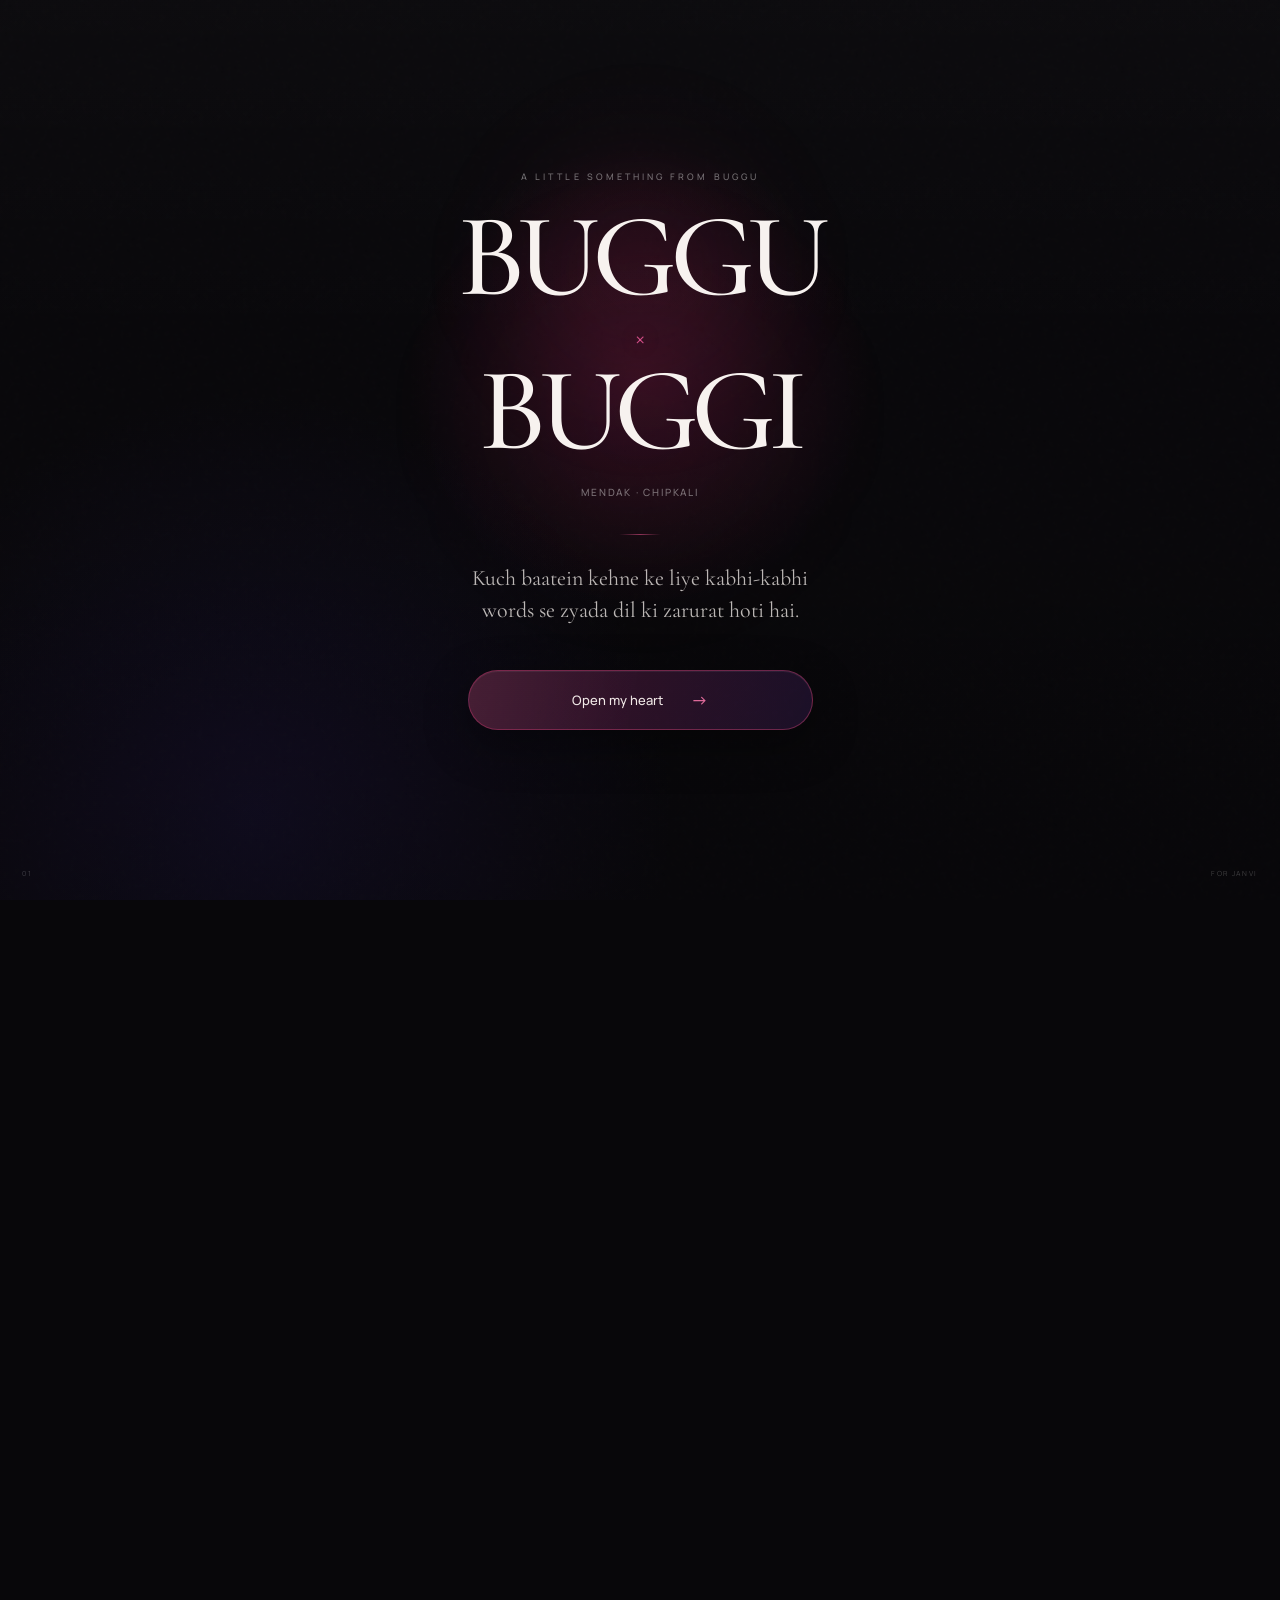
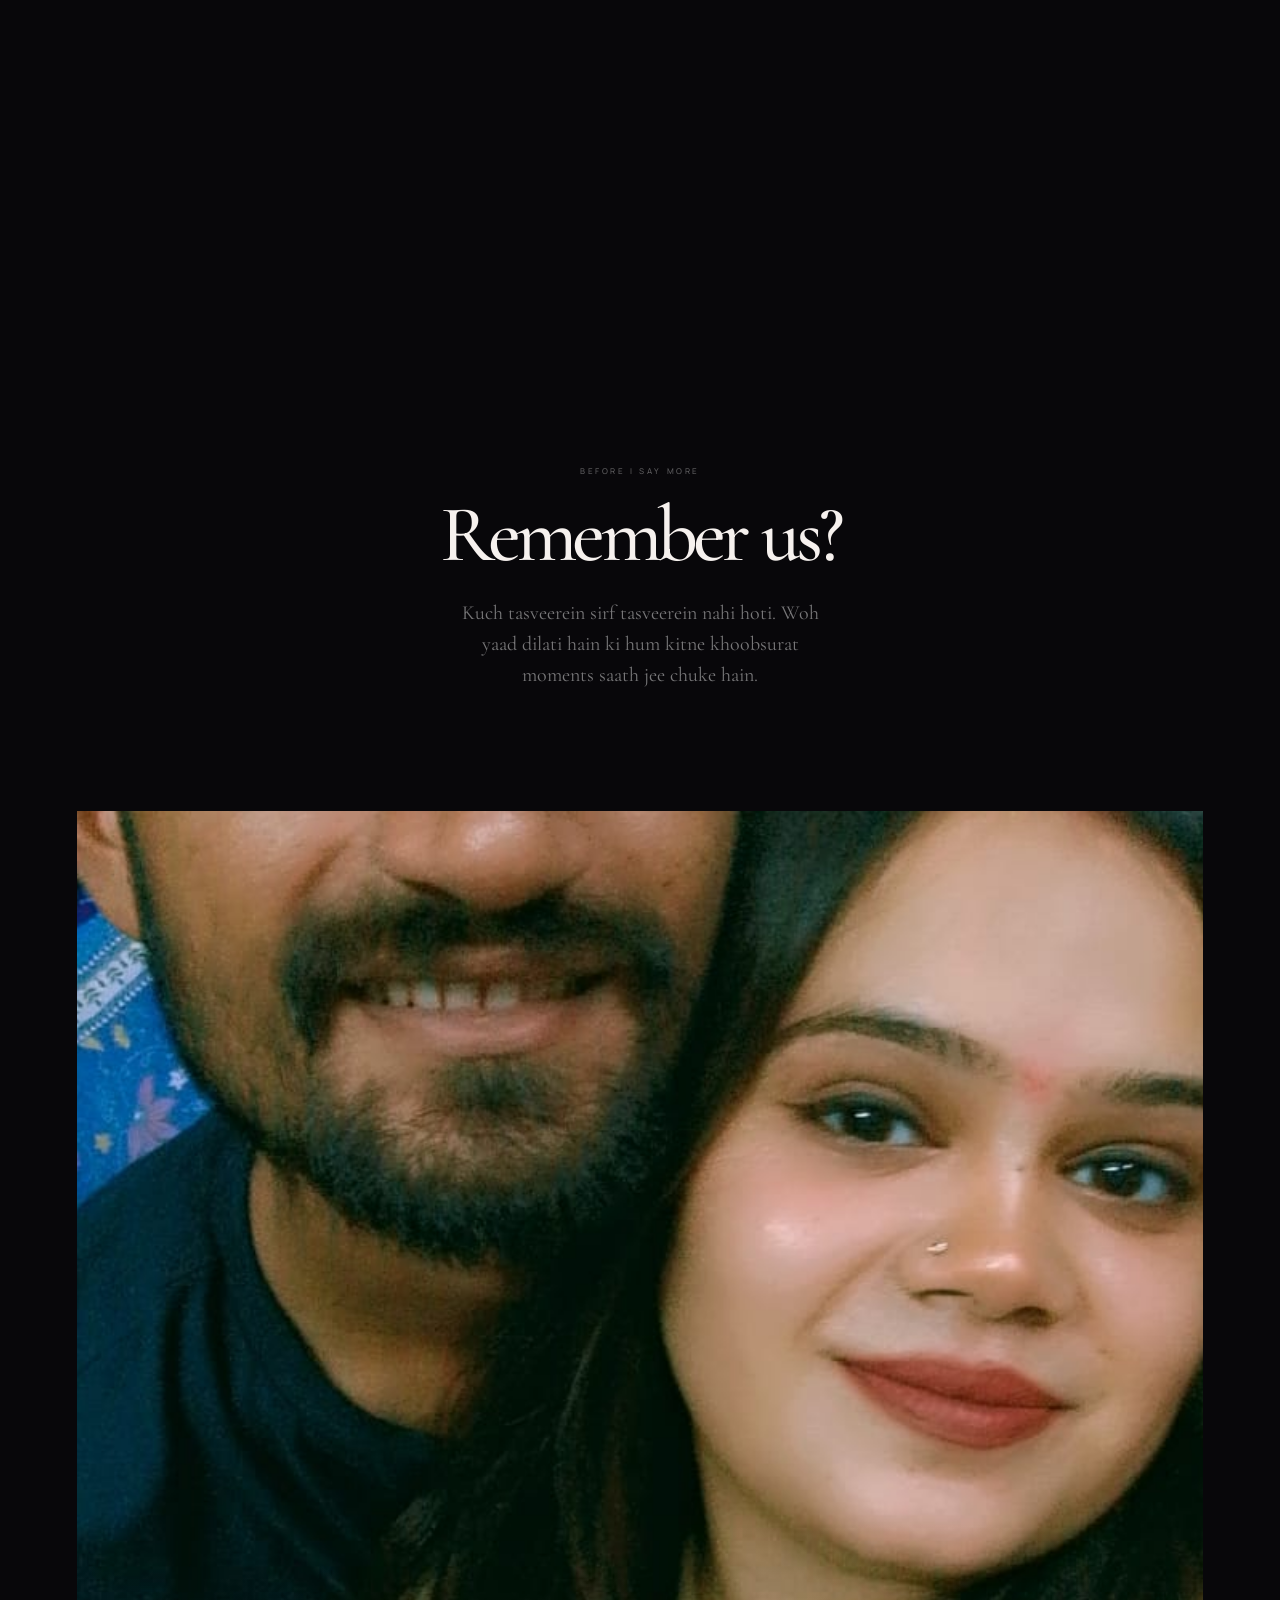
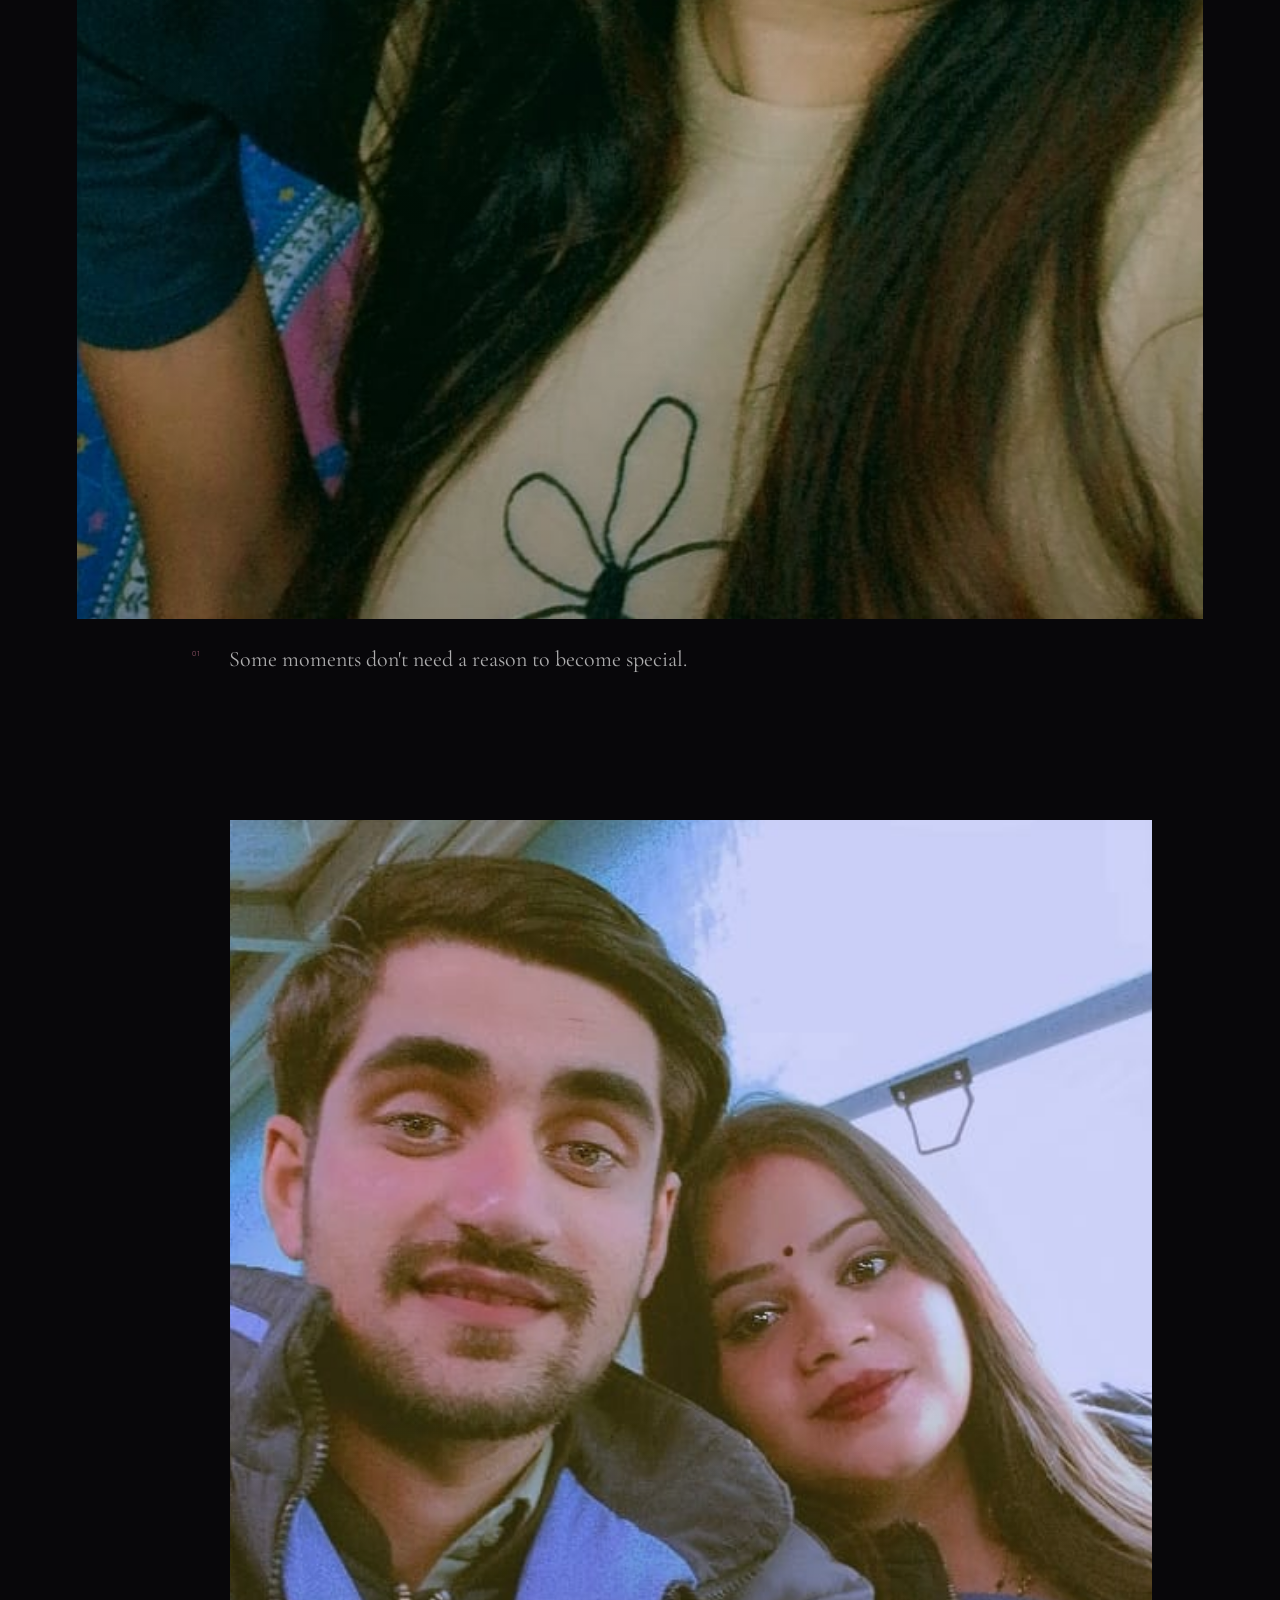
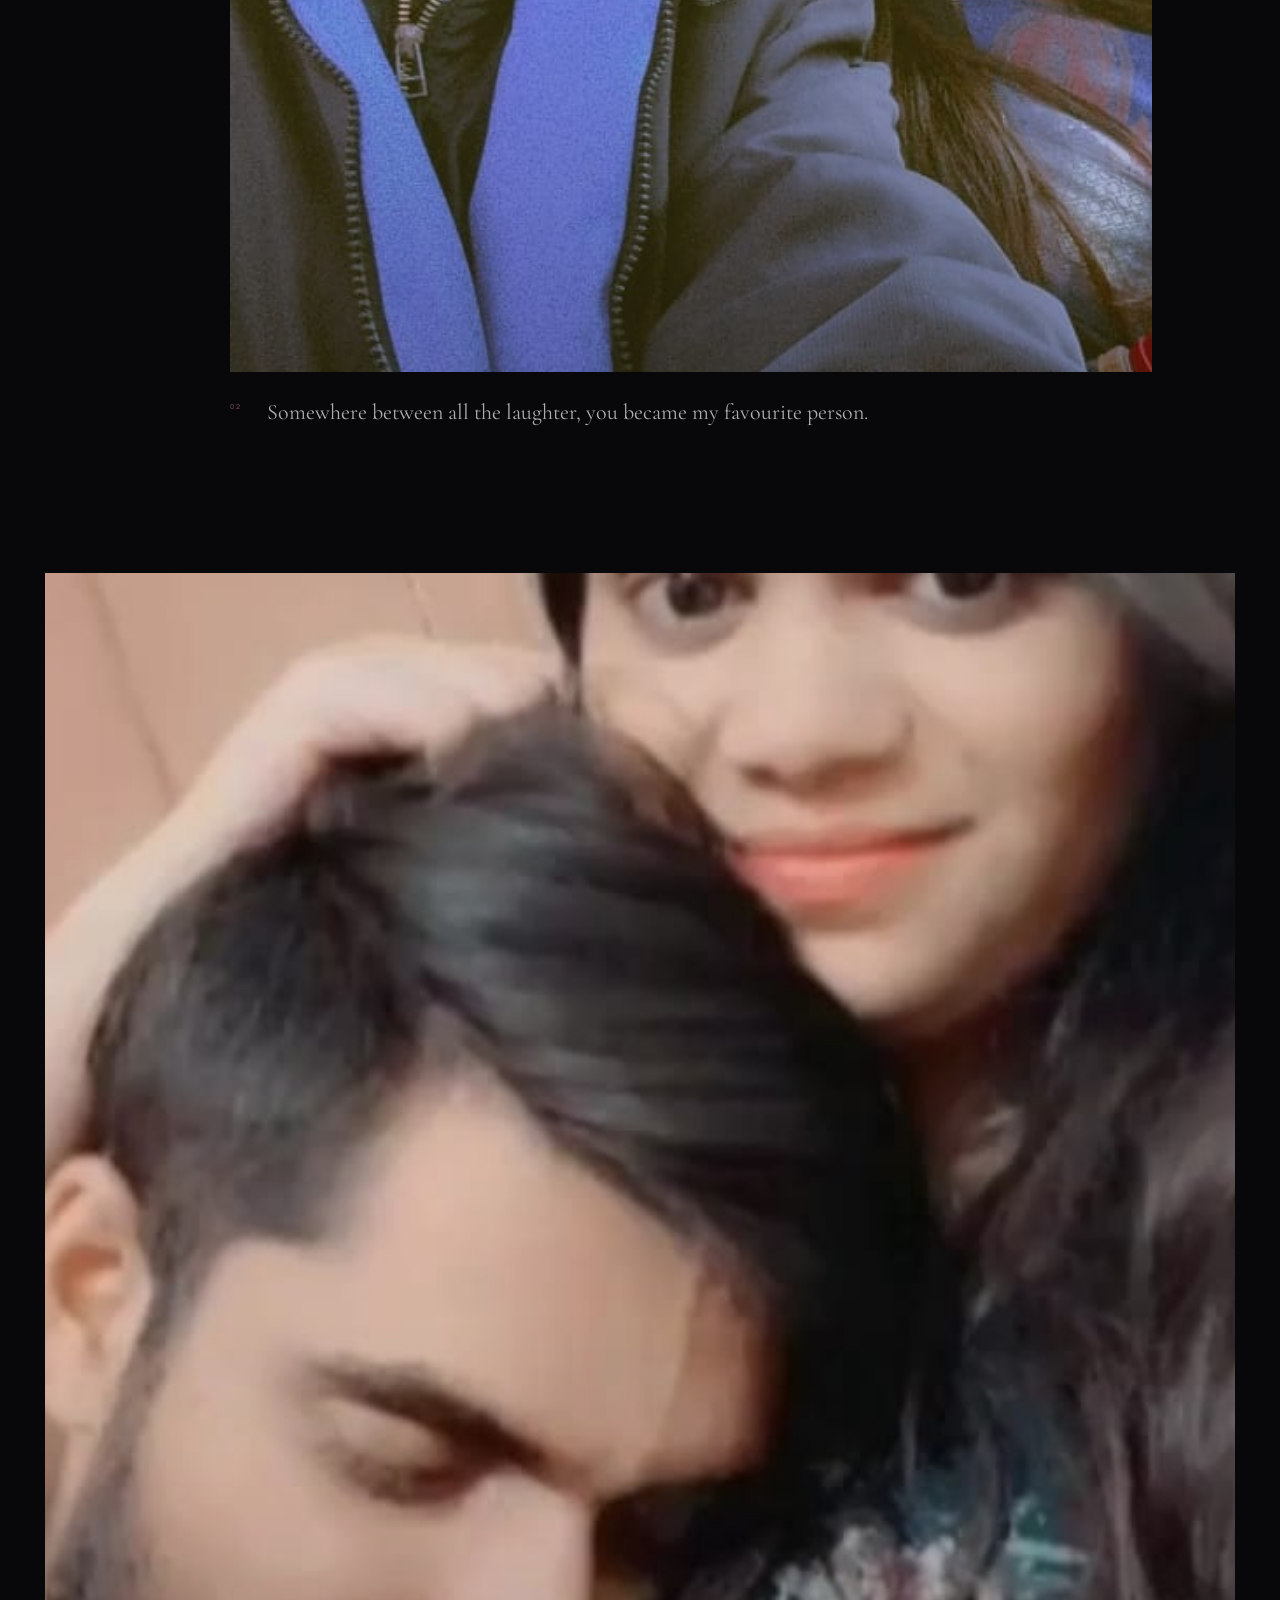
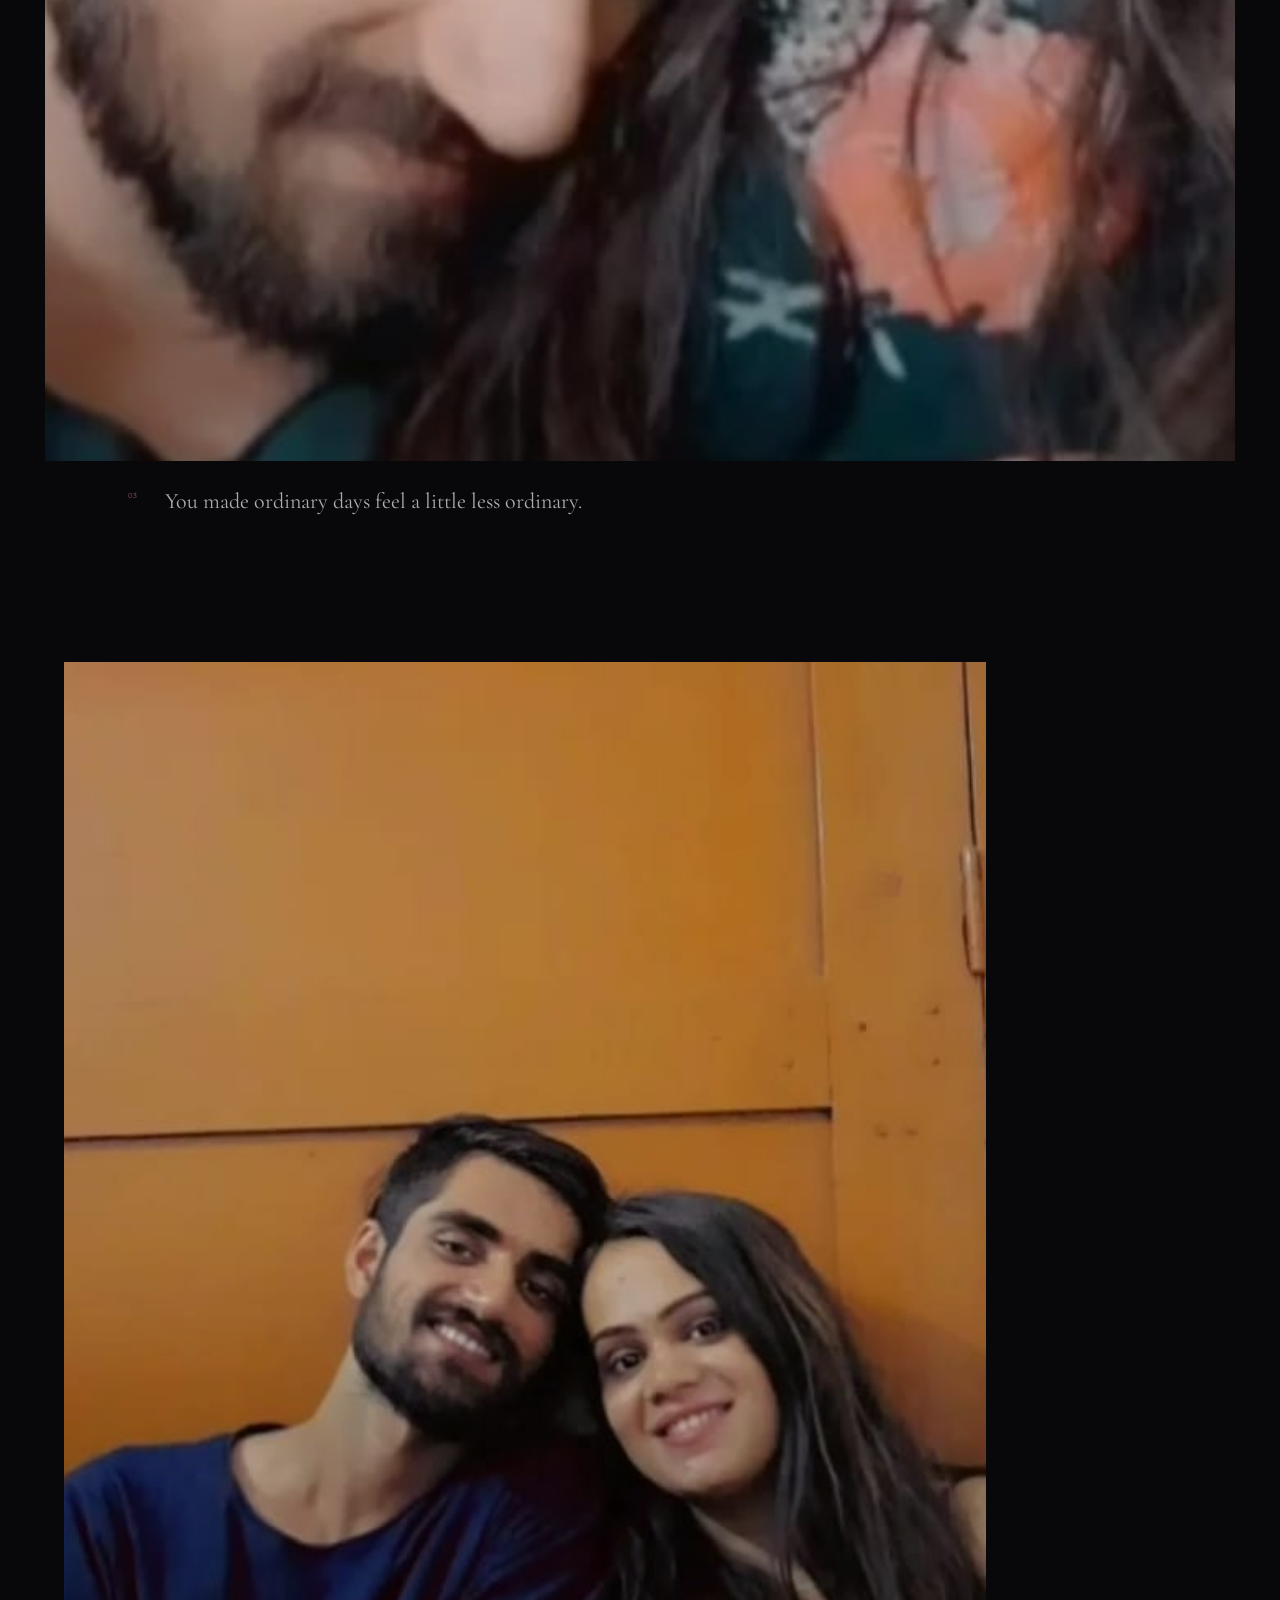
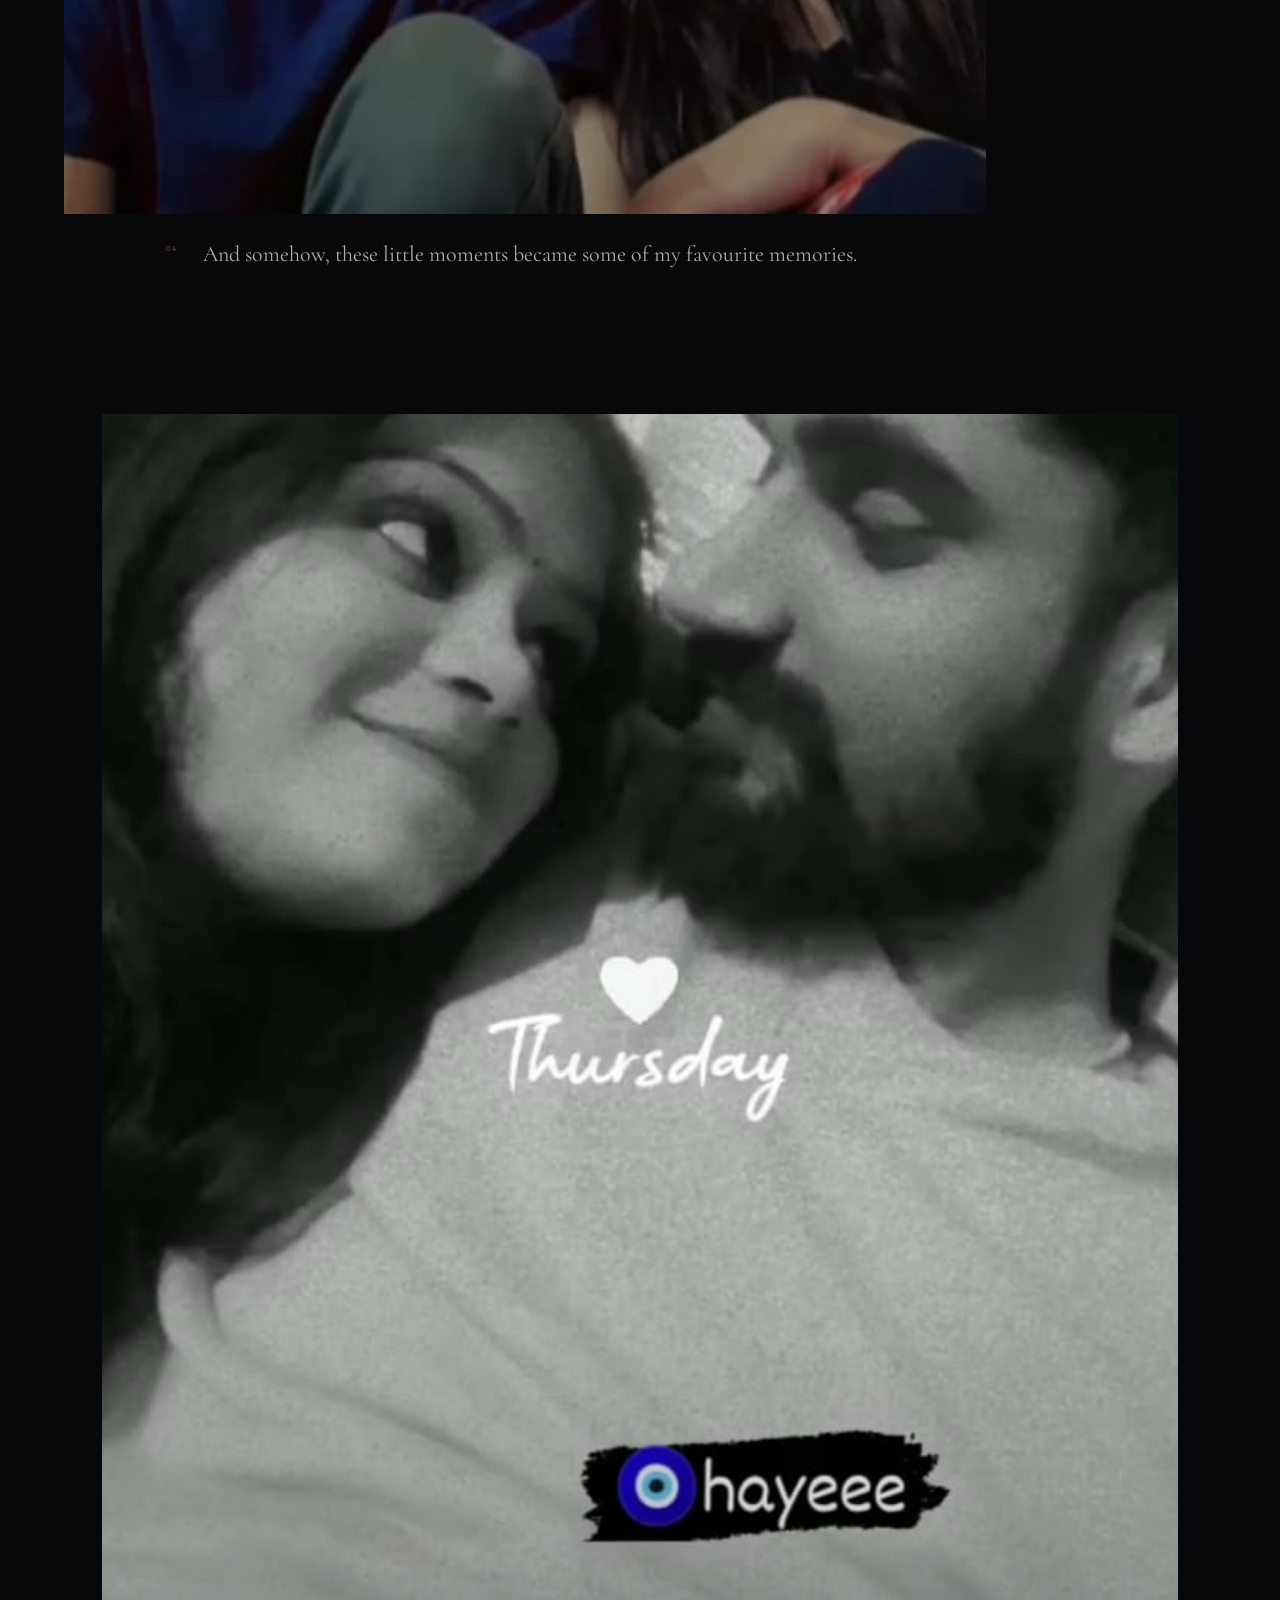
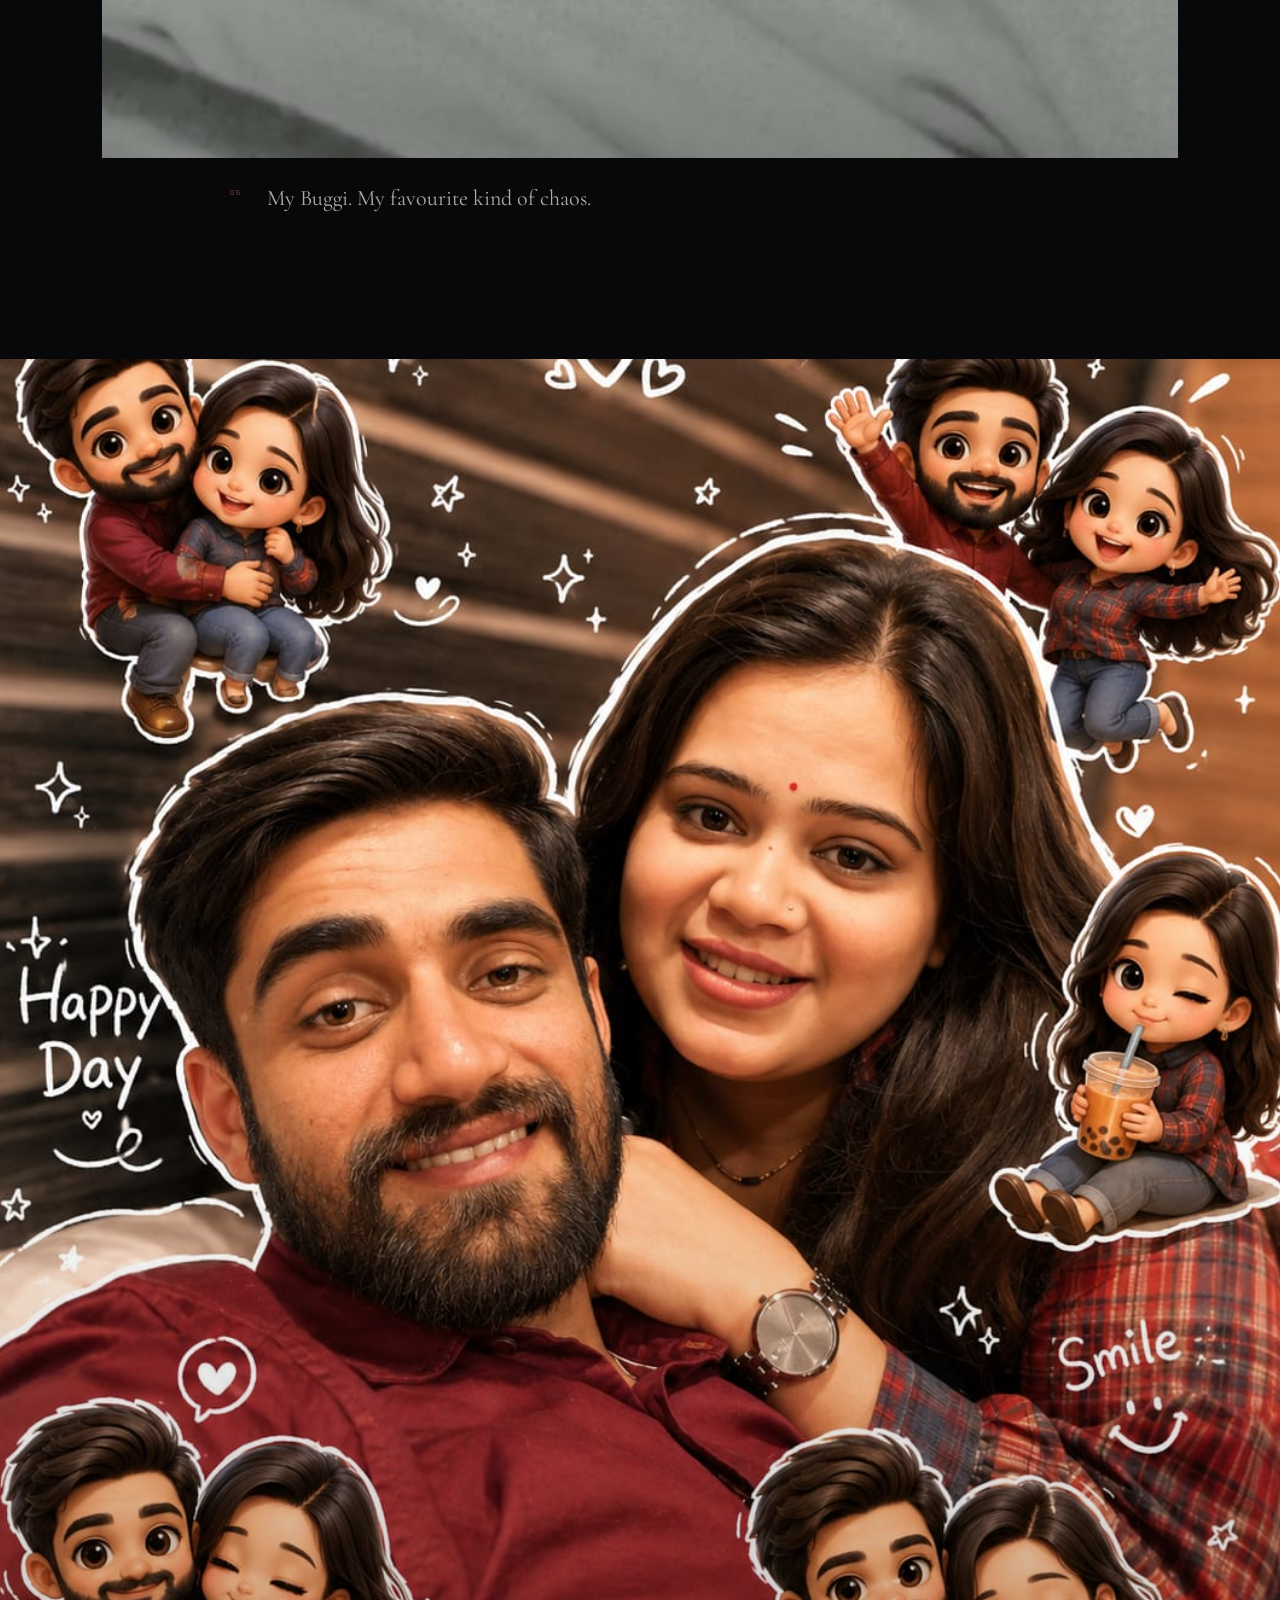
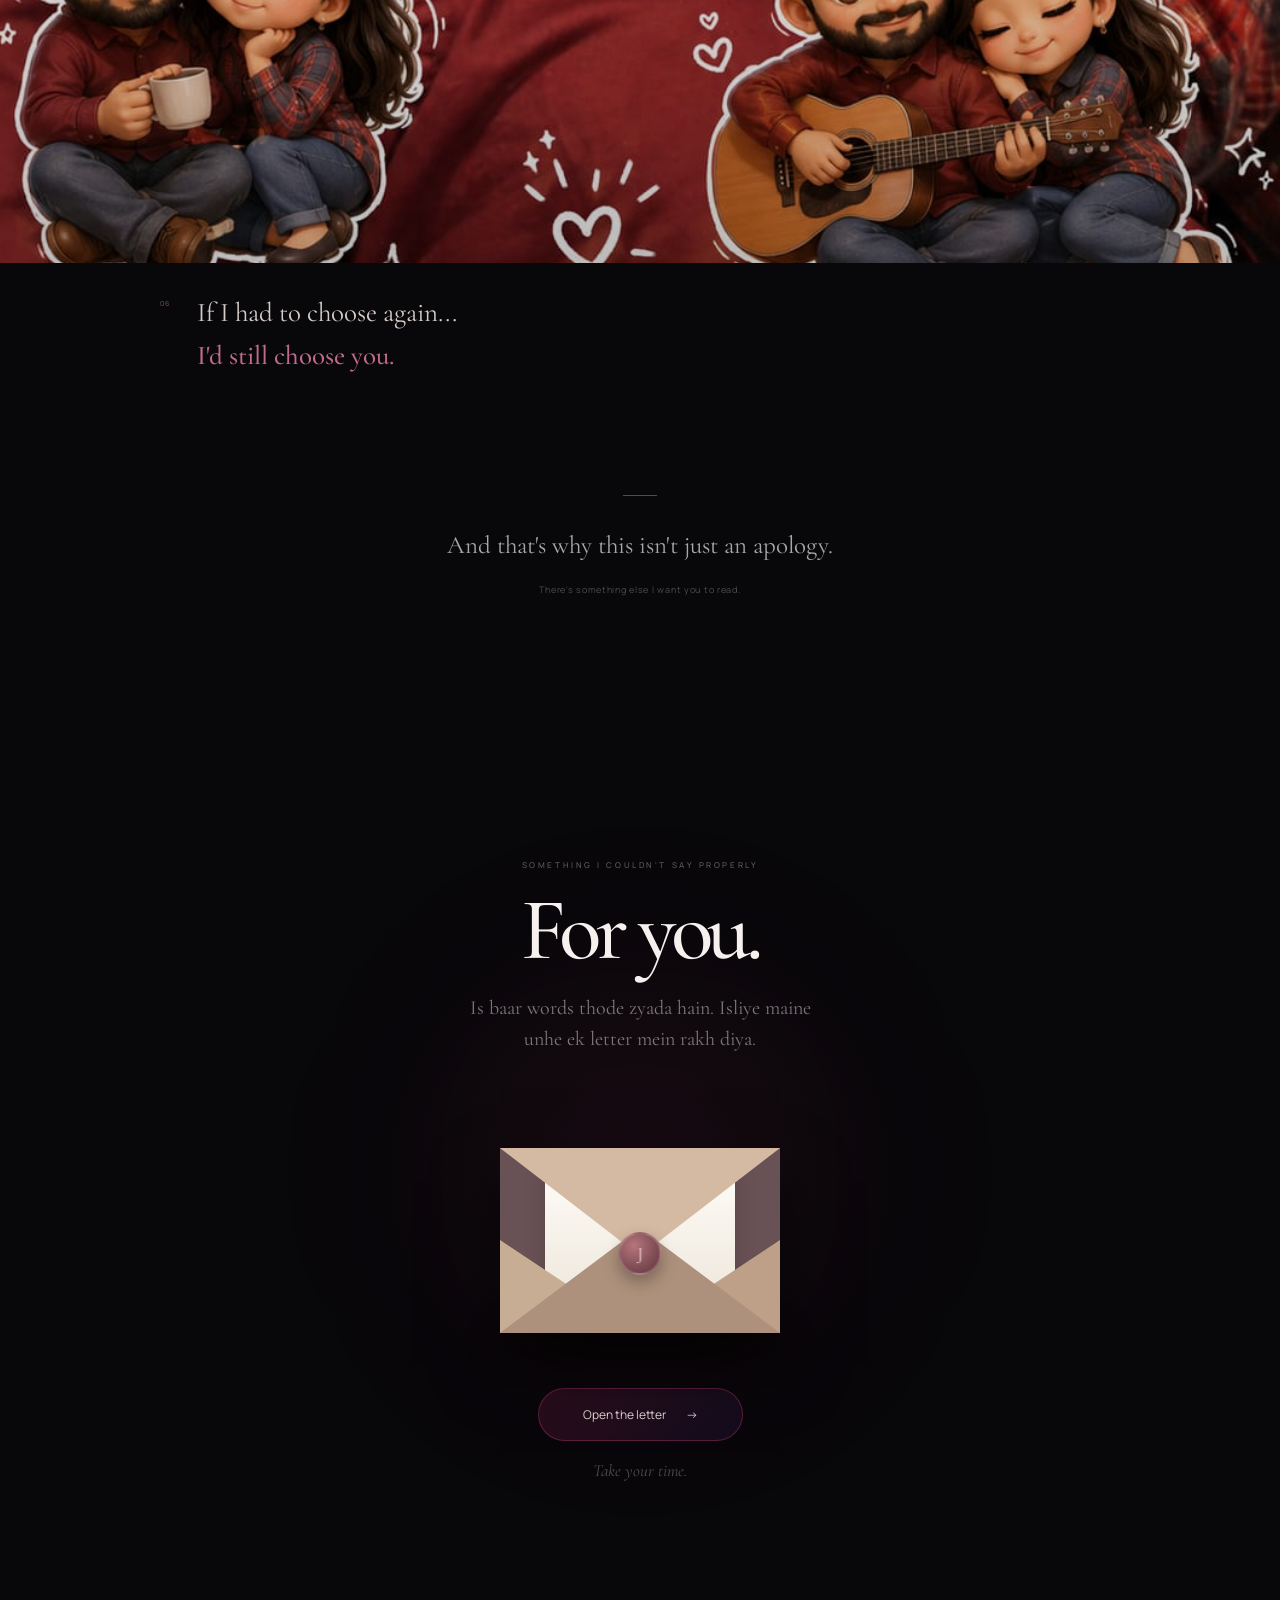
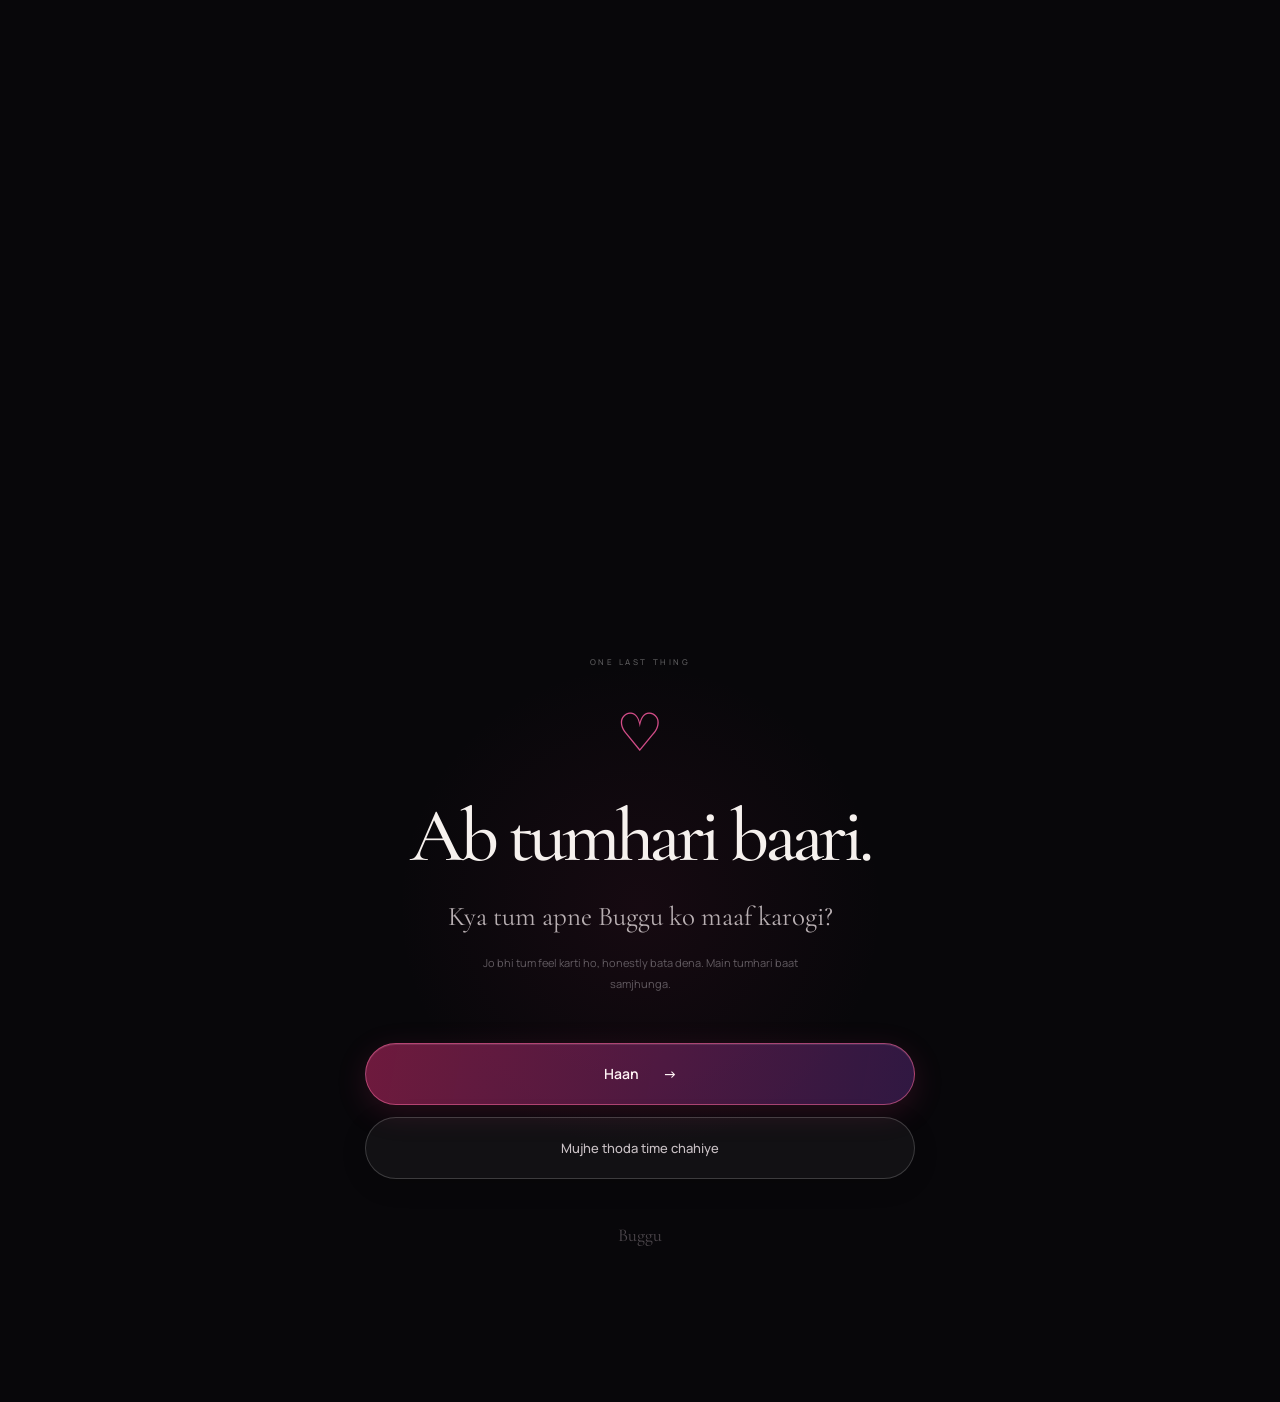
<file: index.html>
<!doctype html>
<html lang="en">
  <head>
    <meta charset="UTF-8" />

    <meta
      name="viewport"
      content="width=device-width, initial-scale=1.0, maximum-scale=1.0, user-scalable=no"
    />

    <meta
      name="theme-color"
      content="#08070a"
    />

    <title>BUGGU × BUGGI</title>

    <link rel="stylesheet" href="./style.css" />
  </head>

  <body>
    <main id="app"></main>

    <script src="./script.js"></script>
  </body>
</html>
</file>
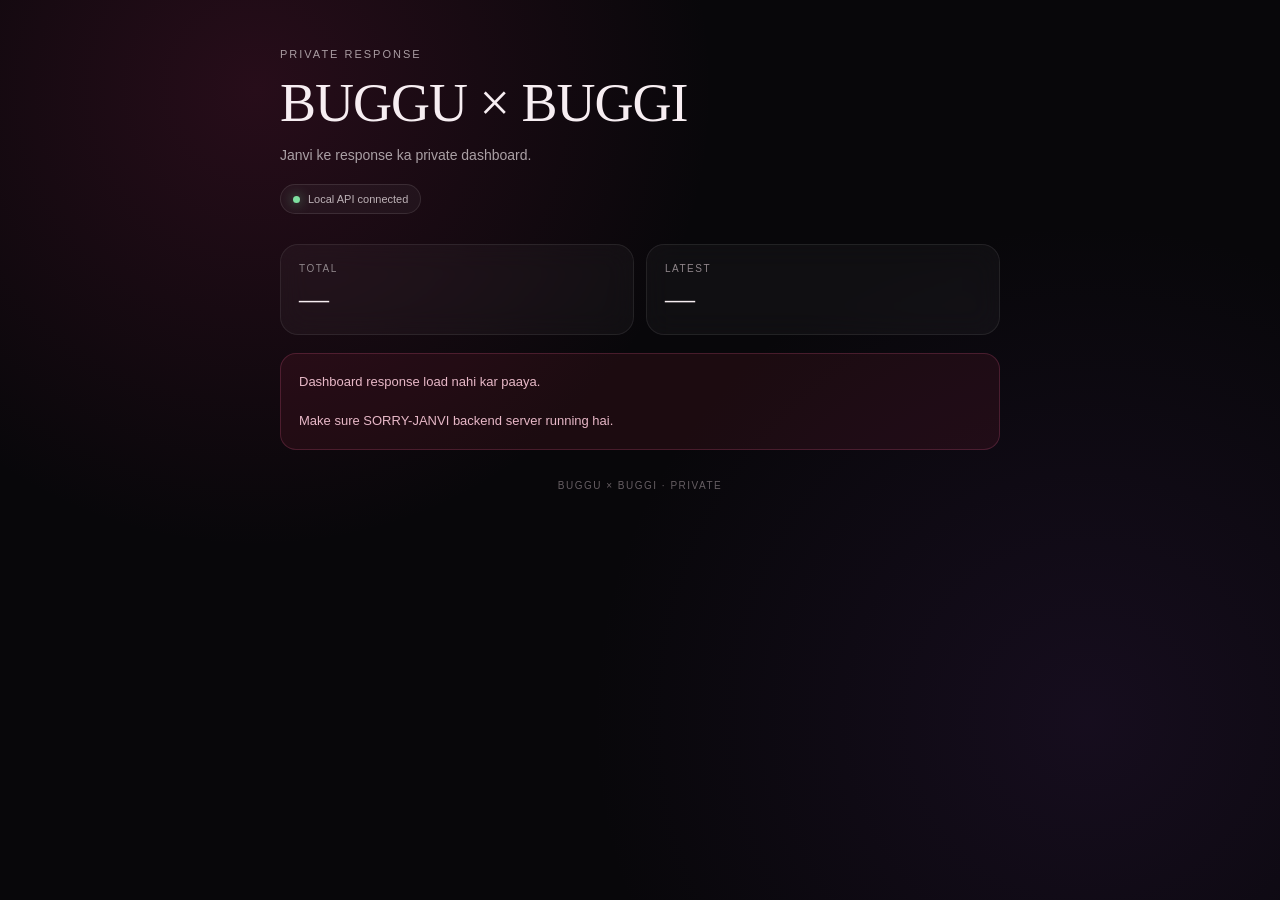
<file: backend/dashboard.html>
<!DOCTYPE html>
<html lang="en">

<head>

  <meta charset="UTF-8">

  <meta
    name="viewport"
    content="width=device-width, initial-scale=1.0"
  >

  <meta
    name="theme-color"
    content="#08070a"
  >

  <title>BUGGU × BUGGI — Responses</title>

  <style>

    * {
      box-sizing: border-box;
      margin: 0;
      padding: 0;
    }


    body {
      min-height: 100vh;
      background:
        radial-gradient(
          circle at 20% 10%,
          rgba(150, 34, 82, .22),
          transparent 35%
        ),
        radial-gradient(
          circle at 85% 80%,
          rgba(72, 35, 101, .22),
          transparent 38%
        ),
        #08070a;

      color: #f7eef2;

      font-family:
        Arial,
        sans-serif;

      padding: 24px;
    }


    .dashboard {
      width: 100%;
      max-width: 720px;
      margin: 0 auto;
    }


    .header {
      padding: 24px 0 30px;
    }


    .eyebrow {
      font-size: 11px;
      letter-spacing: 2px;
      color: #a99ca2;
      margin-bottom: 12px;
    }


    h1 {
      font-family: Georgia, serif;
      font-size: clamp(32px, 8vw, 54px);
      font-weight: 400;
      letter-spacing: -1px;
    }


    .subtitle {
      margin-top: 10px;
      color: #aaa0a5;
      font-size: 14px;
      line-height: 1.6;
    }


    .status {
      display: inline-flex;
      align-items: center;
      gap: 8px;

      margin-top: 18px;
      padding: 8px 12px;

      border: 1px solid rgba(255,255,255,.10);
      border-radius: 999px;

      background: rgba(255,255,255,.04);

      font-size: 11px;
      color: #bdb2b7;
    }


    .status-dot {
      width: 7px;
      height: 7px;
      border-radius: 50%;
      background: #7ee0a0;
      box-shadow:
        0 0 12px rgba(126,224,160,.7);
    }


    .stats {
      display: grid;
      grid-template-columns: repeat(2, 1fr);
      gap: 12px;
      margin-bottom: 18px;
    }


    .stat-card {
      padding: 18px;

      border: 1px solid rgba(255,255,255,.08);
      border-radius: 18px;

      background: rgba(255,255,255,.035);
      backdrop-filter: blur(14px);
    }


    .stat-label {
      font-size: 10px;
      letter-spacing: 1.5px;
      text-transform: uppercase;
      color: #8f858a;
    }


    .stat-value {
      margin-top: 8px;
      font-family: Georgia, serif;
      font-size: 30px;
    }


    .responses {
      display: flex;
      flex-direction: column;
      gap: 12px;
    }


    .response-card {
      padding: 20px;

      border: 1px solid rgba(255,255,255,.09);
      border-radius: 20px;

      background:
        linear-gradient(
          145deg,
          rgba(255,255,255,.055),
          rgba(255,255,255,.025)
        );

      box-shadow:
        0 12px 40px rgba(0,0,0,.18);
    }


    .response-top {
      display: flex;
      justify-content: space-between;
      align-items: center;
      gap: 12px;
    }


    .response-badge {
      display: inline-flex;
      align-items: center;

      padding: 7px 11px;

      border-radius: 999px;

      font-size: 11px;
      font-weight: 600;
    }


    .response-yes {
      color: #ffdbe7;
      background: rgba(190,48,105,.20);
      border: 1px solid rgba(225,92,143,.30);
    }


    .response-time {
      color: #d7ced3;
      background: rgba(255,255,255,.06);
      border: 1px solid rgba(255,255,255,.12);
    }


    .response-number {
      font-size: 11px;
      color: #756c71;
    }


    .response-date {
      margin-top: 15px;
      color: #9b9096;
      font-size: 11px;
    }


    .response-empty {
      padding: 40px 20px;
      text-align: center;

      border: 1px dashed rgba(255,255,255,.12);
      border-radius: 20px;

      color: #8f858a;
      font-size: 13px;
    }


    .error {
      padding: 18px;

      border-radius: 16px;

      background: rgba(170,40,70,.12);
      border: 1px solid rgba(225,92,143,.22);

      color: #e7b8c7;
      font-size: 13px;
      line-height: 1.5;
    }


    .footer {
      padding: 30px 0 10px;

      text-align: center;

      color: #665e63;
      font-size: 10px;
      letter-spacing: 1.5px;
    }


    @media (max-width: 420px) {

      body {
        padding: 18px;
      }

      .stats {
        gap: 8px;
      }

      .stat-card {
        padding: 15px;
      }

      .response-card {
        padding: 17px;
      }

    }

  </style>

</head>


<body>

  <main class="dashboard">

    <header class="header">

      <p class="eyebrow">
        PRIVATE RESPONSE
      </p>

      <h1>
        BUGGU × BUGGI
      </h1>

      <p class="subtitle">
        Janvi ke response ka private dashboard.
      </p>

      <div class="status">
        <span class="status-dot"></span>
        Local API connected
      </div>

    </header>


    <section class="stats">

      <div class="stat-card">

        <p class="stat-label">
          Total
        </p>

        <p
          class="stat-value"
          id="totalCount"
        >
          —
        </p>

      </div>


      <div class="stat-card">

        <p class="stat-label">
          Latest
        </p>

        <p
          class="stat-value"
          id="latestResponse"
        >
          —
        </p>

      </div>

    </section>


    <section
      class="responses"
      id="responses"
    >

      <div class="response-empty">
        Loading responses...
      </div>

    </section>


    <footer class="footer">
      BUGGU × BUGGI · PRIVATE
    </footer>

  </main>


  <script>

    const API_URL =
      "http://127.0.0.1:4000/api/responses";


    const responsesContainer =
      document.getElementById(
        "responses"
      );


    const totalCount =
      document.getElementById(
        "totalCount"
      );


    const latestResponse =
      document.getElementById(
        "latestResponse"
      );


    function formatDate(dateString) {

      const date =
        new Date(dateString);


      return date.toLocaleString(
        "en-IN",
        {
          day: "2-digit",
          month: "short",
          year: "numeric",
          hour: "2-digit",
          minute: "2-digit"
        }
      );

    }


    function createResponseCard(
      item,
      index
    ) {

      const isYes =
        item.response === "Haan";


      const card =
        document.createElement(
          "article"
        );


      card.className =
        "response-card";


      const badgeClass =
        isYes
          ? "response-yes"
          : "response-time";


      const badgeText =
        isYes
          ? "❤️ Haan"
          : "🥺 Thoda time";


      card.innerHTML = `

        <div class="response-top">

          <span
            class="response-badge ${badgeClass}"
          >
            ${badgeText}
          </span>

          <span class="response-number">
            #${index + 1}
          </span>

        </div>


        <p class="response-date">
          ${formatDate(item.createdAt)}
        </p>

      `;


      return card;

    }


    async function loadResponses() {

      try {

        const result =
          await fetch(API_URL);


        if (!result.ok) {

          throw new Error(
            `Server returned ${result.status}`
          );

        }


        const data =
          await result.json();


        if (!data.success) {

          throw new Error(
            "API returned an error"
          );

        }


        const responses =
          data.responses || [];


        totalCount.textContent =
          responses.length;


        if (responses.length === 0) {

          latestResponse.textContent =
            "—";

          responsesContainer.innerHTML = `

            <div class="response-empty">
              Abhi koi response nahi hai.
            </div>

          `;

          return;

        }


        const latest =
          responses[
            responses.length - 1
          ];


        latestResponse.textContent =
          latest.response === "Haan"
            ? "❤️"
            : "🥺";


        responsesContainer.innerHTML = "";


        [...responses]
          .reverse()
          .forEach(
            (item, reversedIndex) => {

              const originalIndex =
                responses.length -
                reversedIndex -
                1;


              responsesContainer.appendChild(

                createResponseCard(
                  item,
                  originalIndex
                )

              );

            }
          );


      } catch (error) {

        console.error(
          "Dashboard error:",
          error
        );


        responsesContainer.innerHTML = `

          <div class="error">

            Dashboard response load nahi kar paaya.

            <br><br>

            Make sure SORRY-JANVI backend
            server running hai.

          </div>

        `;

      }

    }


    loadResponses();

  </script>

</body>

</html>
</file>
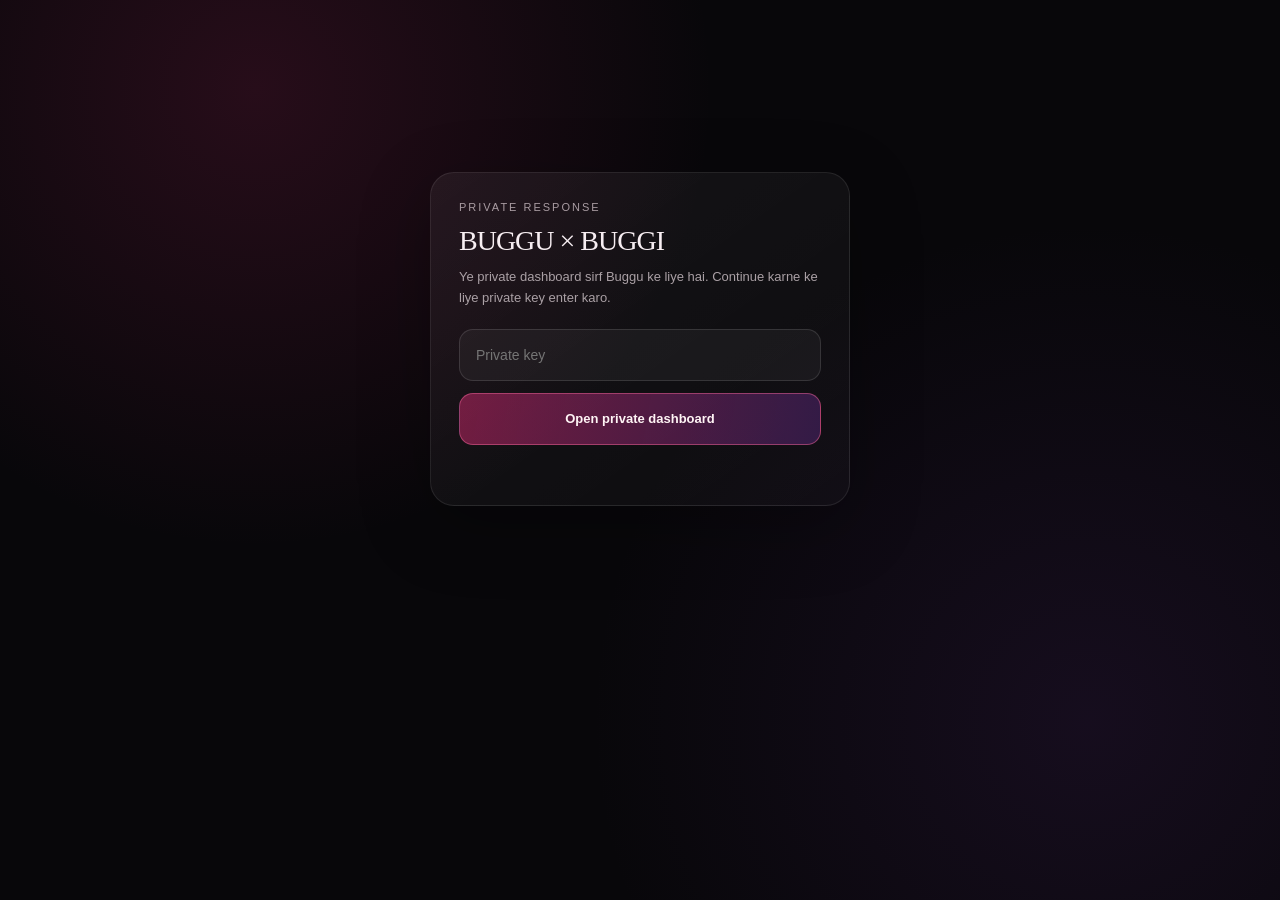
<file: site/dashboard.html>
<!DOCTYPE html>
<html lang="en">

<head>

  <meta charset="UTF-8">

  <meta
    name="viewport"
    content="width=device-width, initial-scale=1.0"
  >

  <meta
    name="theme-color"
    content="#08070a"
  >

  <title>BUGGU × BUGGI — Responses</title>

  <style>

    * {
      box-sizing: border-box;
      margin: 0;
      padding: 0;
    }


    body {
      min-height: 100vh;

      background:
        radial-gradient(
          circle at 20% 10%,
          rgba(150, 34, 82, .22),
          transparent 35%
        ),
        radial-gradient(
          circle at 85% 80%,
          rgba(72, 35, 101, .22),
          transparent 38%
        ),
        #08070a;

      color: #f7eef2;

      font-family:
        Arial,
        sans-serif;

      padding: 24px;
    }


    .dashboard {
      width: 100%;
      max-width: 720px;
      margin: 0 auto;
    }


    .header {
      padding: 24px 0 30px;
    }


    .eyebrow {
      font-size: 11px;
      letter-spacing: 2px;
      color: #a99ca2;
      margin-bottom: 12px;
    }


    h1 {
      font-family: Georgia, serif;
      font-size: clamp(32px, 8vw, 54px);
      font-weight: 400;
      letter-spacing: -1px;
    }


    .subtitle {
      margin-top: 10px;
      color: #aaa0a5;
      font-size: 14px;
      line-height: 1.6;
    }


    .status {
      display: inline-flex;
      align-items: center;
      gap: 8px;

      margin-top: 18px;
      padding: 8px 12px;

      border: 1px solid rgba(255,255,255,.10);
      border-radius: 999px;

      background: rgba(255,255,255,.04);

      font-size: 11px;
      color: #bdb2b7;
    }


    .status-dot {
      width: 7px;
      height: 7px;
      border-radius: 50%;

      background: #7ee0a0;

      box-shadow:
        0 0 12px rgba(126,224,160,.7);
    }


    .stats {
      display: grid;
      grid-template-columns: repeat(2, 1fr);
      gap: 12px;

      margin-bottom: 18px;
    }


    .stat-card {
      padding: 18px;

      border: 1px solid rgba(255,255,255,.08);
      border-radius: 18px;

      background: rgba(255,255,255,.035);

      backdrop-filter: blur(14px);
    }


    .stat-label {
      font-size: 10px;
      letter-spacing: 1.5px;
      text-transform: uppercase;
      color: #8f858a;
    }


    .stat-value {
      margin-top: 8px;

      font-family: Georgia, serif;
      font-size: 30px;
    }


    .responses {
      display: flex;
      flex-direction: column;
      gap: 12px;
    }


    .response-card {
      padding: 20px;

      border: 1px solid rgba(255,255,255,.09);
      border-radius: 20px;

      background:
        linear-gradient(
          145deg,
          rgba(255,255,255,.055),
          rgba(255,255,255,.025)
        );

      box-shadow:
        0 12px 40px rgba(0,0,0,.18);
    }


    .response-top {
      display: flex;
      justify-content: space-between;
      align-items: center;

      gap: 12px;
    }


    .response-badge {
      display: inline-flex;
      align-items: center;

      padding: 7px 11px;

      border-radius: 999px;

      font-size: 11px;
      font-weight: 600;
    }


    .response-yes {
      color: #ffdbe7;

      background:
        rgba(190,48,105,.20);

      border:
        1px solid rgba(225,92,143,.30);
    }


    .response-time {
      color: #d7ced3;

      background:
        rgba(255,255,255,.06);

      border:
        1px solid rgba(255,255,255,.12);
    }


    .response-number {
      font-size: 11px;
      color: #756c71;
    }


    .response-date {
      margin-top: 15px;

      color: #9b9096;

      font-size: 11px;
    }


    .response-empty {
      padding: 40px 20px;

      text-align: center;

      border:
        1px dashed rgba(255,255,255,.12);

      border-radius: 20px;

      color: #8f858a;

      font-size: 13px;
    }


    .error {
      padding: 18px;

      border-radius: 16px;

      background:
        rgba(170,40,70,.12);

      border:
        1px solid rgba(225,92,143,.22);

      color: #e7b8c7;

      font-size: 13px;
      line-height: 1.5;
    }


    .login {
      min-height: 70vh;

      display: flex;
      align-items: center;
      justify-content: center;
    }


    .login-box {
      width: 100%;
      max-width: 420px;

      padding: 28px;

      border:
        1px solid rgba(255,255,255,.09);

      border-radius: 24px;

      background:
        linear-gradient(
          145deg,
          rgba(255,255,255,.055),
          rgba(255,255,255,.025)
        );

      box-shadow:
        0 20px 70px rgba(0,0,0,.28);
    }


    .login-title {
      font-family: Georgia, serif;

      font-size: 28px;
      font-weight: 400;

      margin-bottom: 10px;
    }


    .login-text {
      color: #aaa0a5;

      font-size: 13px;
      line-height: 1.6;

      margin-bottom: 20px;
    }


    .login-input {
      width: 100%;

      min-height: 52px;

      padding: 0 16px;

      border:
        1px solid rgba(255,255,255,.12);

      border-radius: 14px;

      outline: none;

      background:
        rgba(255,255,255,.045);

      color: #fff;

      font-size: 14px;
    }


    .login-input:focus {
      border-color:
        rgba(225,92,143,.55);
    }


    .login-button {
      width: 100%;

      min-height: 52px;

      margin-top: 12px;

      border:
        1px solid rgba(225,92,143,.55);

      border-radius: 14px;

      background:
        linear-gradient(
          100deg,
          rgba(150,34,82,.72),
          rgba(72,35,101,.62)
        );

      color: #fff4f5;

      cursor: pointer;

      font-size: 13px;
      font-weight: 600;
    }


    .login-error {
      min-height: 20px;

      margin-top: 12px;

      color: #e7b8c7;

      font-size: 12px;
    }


    .logout {
      margin-top: 18px;

      padding: 8px 12px;

      border:
        1px solid rgba(255,255,255,.10);

      border-radius: 999px;

      background:
        rgba(255,255,255,.04);

      color: #9b9096;

      cursor: pointer;

      font-size: 11px;
    }


    .footer {
      padding: 30px 0 10px;

      text-align: center;

      color: #665e63;

      font-size: 10px;

      letter-spacing: 1.5px;
    }


    @media (max-width: 420px) {

      body {
        padding: 18px;
      }


      .stats {
        gap: 8px;
      }


      .stat-card {
        padding: 15px;
      }


      .response-card {
        padding: 17px;
      }

    }

  </style>

</head>


<body>


  <main class="dashboard">


    <section
      class="login"
      id="loginScreen"
    >

      <div class="login-box">

        <p class="eyebrow">
          PRIVATE RESPONSE
        </p>

        <h1 class="login-title">
          BUGGU × BUGGI
        </h1>

        <p class="login-text">
          Ye private dashboard sirf Buggu ke liye hai.
          Continue karne ke liye private key enter karo.
        </p>


        <input
          id="adminKey"
          class="login-input"
          type="password"
          placeholder="Private key"
          autocomplete="current-password"
        >


        <button
          id="loginButton"
          class="login-button"
          type="button"
        >
          Open private dashboard
        </button>


        <p
          id="loginError"
          class="login-error"
        ></p>

      </div>

    </section>


    <section
      id="dashboardScreen"
      hidden
    >

      <header class="header">

        <p class="eyebrow">
          PRIVATE RESPONSE
        </p>


        <h1>
          BUGGU × BUGGI
        </h1>


        <p class="subtitle">
          Janvi ke response ka private dashboard.
        </p>


        <div class="status">

          <span class="status-dot"></span>

          Live D1 connected

        </div>


        <br>


        <button
          id="logoutButton"
          class="logout"
          type="button"
        >
          Lock dashboard
        </button>

      </header>


      <section class="stats">


        <div class="stat-card">

          <p class="stat-label">
            Total
          </p>


          <p
            class="stat-value"
            id="totalCount"
          >
            —
          </p>

        </div>


        <div class="stat-card">

          <p class="stat-label">
            Latest
          </p>


          <p
            class="stat-value"
            id="latestResponse"
          >
            —
          </p>

        </div>


      </section>


      <section
        class="responses"
        id="responses"
      >

        <div class="response-empty">
          Loading responses...
        </div>

      </section>


      <footer class="footer">
        BUGGU × BUGGI · PRIVATE
      </footer>

    </section>


  </main>


  <script>


    const API_URL =
      "https://sorry-janvi.lovesharmaj980.workers.dev";


    const loginScreen =
      document.getElementById(
        "loginScreen"
      );


    const dashboardScreen =
      document.getElementById(
        "dashboardScreen"
      );


    const adminKeyInput =
      document.getElementById(
        "adminKey"
      );


    const loginButton =
      document.getElementById(
        "loginButton"
      );


    const loginError =
      document.getElementById(
        "loginError"
      );


    const logoutButton =
      document.getElementById(
        "logoutButton"
      );


    const responsesContainer =
      document.getElementById(
        "responses"
      );


    const totalCount =
      document.getElementById(
        "totalCount"
      );


    const latestResponse =
      document.getElementById(
        "latestResponse"
      );


    let currentAdminKey = "";


    function formatDate(
      dateString
    ) {

      const date =
        new Date(dateString);


      return date.toLocaleString(
        "en-IN",
        {
          day: "2-digit",
          month: "short",
          year: "numeric",
          hour: "2-digit",
          minute: "2-digit"
        }
      );

    }


    function createResponseCard(
      item,
      index
    ) {

      const isYes =
        item.response === "Haan";


      const card =
        document.createElement(
          "article"
        );


      card.className =
        "response-card";


      const badgeClass =
        isYes
          ? "response-yes"
          : "response-time";


      const badgeText =
        isYes
          ? "❤️ Haan"
          : "🥺 Thoda time";


      card.innerHTML = `

        <div class="response-top">

          <span
            class="response-badge ${badgeClass}"
          >
            ${badgeText}
          </span>

          <span class="response-number">
            #${item.id ?? index + 1}
          </span>

        </div>


        <p class="response-date">
          ${formatDate(item.created_at)}
        </p>

      `;


      return card;

    }


    async function loadResponses() {

      try {

        const result =
          await fetch(
            `${API_URL}/api/responses`,
            {
              method: "GET",

              headers: {
                "X-Admin-Key":
                  currentAdminKey
              }
            }
          );


        if (result.status === 401) {

          throw new Error(
            "UNAUTHORIZED"
          );

        }


        if (!result.ok) {

          throw new Error(
            `Server returned ${result.status}`
          );

        }


        const data =
          await result.json();


        if (!data.success) {

          throw new Error(
            "API returned an error"
          );

        }


        const responses =
          data.responses || [];


        totalCount.textContent =
          responses.length;


        if (
          responses.length === 0
        ) {

          latestResponse.textContent =
            "—";


          responsesContainer.innerHTML = `

            <div class="response-empty">
              Abhi koi response nahi hai.
            </div>

          `;

          return;

        }


        const latest =
          responses[0];


        latestResponse.textContent =
          latest.response === "Haan"
            ? "❤️"
            : "🥺";


        responsesContainer.innerHTML =
          "";


        responses.forEach(
          (item, index) => {

            responsesContainer.appendChild(

              createResponseCard(
                item,
                index
              )

            );

          }
        );


      } catch (error) {

        console.error(
          "Dashboard error:",
          error
        );


        if (
          error.message ===
          "UNAUTHORIZED"
        ) {

          currentAdminKey = "";

          dashboardScreen.hidden =
            true;

          loginScreen.hidden =
            false;

          loginError.textContent =
            "Private key incorrect hai ya access expire ho gaya.";

          adminKeyInput.focus();

          return;

        }


        responsesContainer.innerHTML = `

          <div class="error">

            Dashboard response load nahi kar paaya.

            <br><br>

            Live API ya network connection
            check karo.

          </div>

        `;

      }

    }


    async function login() {

      const key =
        adminKeyInput.value.trim();


      loginError.textContent =
        "";


      if (!key) {

        loginError.textContent =
          "Private key enter karo.";

        adminKeyInput.focus();

        return;

      }


      currentAdminKey =
        key;


      loginButton.disabled =
        true;


      loginButton.textContent =
        "Checking...";


      try {

        const result =
          await fetch(
            `${API_URL}/api/responses`,
            {
              method: "GET",

              headers: {
                "X-Admin-Key":
                  currentAdminKey
              }
            }
          );


        if (result.status === 401) {

          throw new Error(
            "INVALID_KEY"
          );

        }


        if (!result.ok) {

          throw new Error(
            "API_ERROR"
          );

        }


        const data =
          await result.json();


        if (!data.success) {

          throw new Error(
            "API_ERROR"
          );

        }


        loginScreen.hidden =
          true;

        dashboardScreen.hidden =
          false;


        renderResponses(
          data.responses || []
        );


      } catch (error) {

        currentAdminKey =
          "";


        if (
          error.message ===
          "INVALID_KEY"
        ) {

          loginError.textContent =
            "Private key incorrect hai.";

        } else {

          loginError.textContent =
            "Live API se connection nahi ho paaya.";

        }

      }


      loginButton.disabled =
        false;


      loginButton.textContent =
        "Open private dashboard";

    }


    function renderResponses(
      responses
    ) {

      totalCount.textContent =
        responses.length;


      if (
        responses.length === 0
      ) {

        latestResponse.textContent =
          "—";


        responsesContainer.innerHTML = `

          <div class="response-empty">
            Abhi koi response nahi hai.
          </div>

        `;

        return;

      }


      const latest =
        responses[0];


      latestResponse.textContent =
        latest.response === "Haan"
          ? "❤️"
          : "🥺";


      responsesContainer.innerHTML =
        "";


      responses.forEach(
        (item, index) => {

          responsesContainer.appendChild(

            createResponseCard(
              item,
              index
            )

          );

        }
      );

    }


    function logout() {

      currentAdminKey =
        "";


      adminKeyInput.value =
        "";


      dashboardScreen.hidden =
        true;


      loginScreen.hidden =
        false;


      loginError.textContent =
        "";


      adminKeyInput.focus();

    }


    loginButton.addEventListener(
      "click",
      login
    );


    adminKeyInput.addEventListener(
      "keydown",
      (event) => {

        if (
          event.key ===
          "Enter"
        ) {

          login();

        }

      }
    );


    logoutButton.addEventListener(
      "click",
      logout
    );


  </script>

</body>

</html>
</file>
<file: style.css>
@import url('https://fonts.googleapis.com/css2?family=Cormorant+Garamond:wght@400;500;600&family=Manrope:wght@400;500;600&display=swap');

/* =========================================================
   BUGGU × BUGGI
   PREMIUM ROMANTIC EDITORIAL
========================================================= */

:root {
  --bg: #08070a;
  --bg-soft: #0b090d;

  --white: #f6f1ee;
  --white-soft: #d8d0cc;

  --muted: #777177;
  --muted-dark: #4b474d;

  --pink: #d34d88;
  --pink-soft: #e06b9b;

  --purple: #403477;

  --paper: #f2e8d9;
  --paper-deep: #e5d8c6;
  --ink: #3d302c;
}

* {
  box-sizing: border-box;
  margin: 0;
  padding: 0;
}

html {
  scroll-behavior: smooth;
}

body {
  background: var(--bg);
  color: var(--white);
  font-family: "Manrope", sans-serif;
  overflow-x: hidden;
  -webkit-font-smoothing: antialiased;
}

button {
  font-family: "Manrope", sans-serif;
  -webkit-tap-highlight-color: transparent;
}

img {
  display: block;
  width: 100%;
}

.section-label {
  font-family: "Manrope", sans-serif;
  font-size: 8px;
  line-height: 1;
  font-weight: 500;
  letter-spacing: .32em;
  text-transform: uppercase;
  color: rgba(255,255,255,.34);
}


/* =========================================================
   OPENING
========================================================= */

.opening {
  position: relative;
  min-height: 100svh;

  display: flex;
  align-items: center;
  justify-content: center;

  overflow: hidden;

  background:
    radial-gradient(
      circle at 50% 42%,
      rgba(166, 38, 91, .22),
      transparent 28%
    ),
    radial-gradient(
      circle at 20% 90%,
      rgba(50, 32, 125, .18),
      transparent 32%
    ),
    #08070a;
}

.opening::before {
  content: "";

  position: absolute;

  width: 340px;
  height: 340px;

  top: 30%;
  left: 50%;

  transform: translate(-50%, -50%);

  border-radius: 50%;

  background:
    radial-gradient(
      circle,
      rgba(214, 42, 104, .12),
      transparent 68%
    );

  filter: blur(45px);

  pointer-events: none;
}

.opening::after {
  content: "";

  position: absolute;
  inset: 0;

  pointer-events: none;

  background:
    linear-gradient(
      180deg,
      rgba(255,255,255,.015),
      transparent 40%,
      rgba(0,0,0,.12)
    );
}

.opening-noise {
  position: absolute;
  inset: 0;

  opacity: .025;

  pointer-events: none;

  background-image:
    url("data:image/svg+xml,%3Csvg viewBox='0 0 180 180' xmlns='http://www.w3.org/2000/svg'%3E%3Cfilter id='n'%3E%3CfeTurbulence type='fractalNoise' baseFrequency='.9' numOctaves='3' stitchTiles='stitch'/%3E%3C/filter%3E%3Crect width='100%25' height='100%25' filter='url(%23n)' opacity='.5'/%3E%3C/svg%3E");
}

.opening-light {
  position: absolute;

  width: 360px;
  height: 360px;

  left: 50%;
  top: 46%;

  transform: translate(-50%, -50%);

  border-radius: 50%;

  background:
    radial-gradient(
      circle,
      rgba(216, 39, 105, .08),
      transparent 68%
    );

  filter: blur(75px);
}

.opening-content {
  position: relative;
  z-index: 5;

  width: min(90%, 620px);

  text-align: center;

  animation:
    openingEnter
    1.3s
    cubic-bezier(.2,.7,.2,1)
    both;
}

.opening-kicker {
  margin-bottom: 34px;

  font-size: 9px;
  font-weight: 500;

  letter-spacing: .34em;

  color:
    rgba(255,255,255,.42);
}

.brand-lockup {
  display: flex;
  flex-direction: column;
  align-items: center;
}

.brand-lockup h1 {
  font-family:
    "Cormorant Garamond",
    Georgia,
    serif;

  font-size:
    clamp(72px, 19vw, 118px);

  font-weight: 500;

  line-height: .68;

  letter-spacing: -.065em;

  color: #f7f2ef;

  text-shadow:
    0 0 35px rgba(255,255,255,.025);
}

.brand-cross {
  margin: 22px 0 18px;

  font-family:
    "Cormorant Garamond",
    Georgia,
    serif;

  font-size: 27px;

  font-weight: 400;

  color: var(--pink);

  text-shadow:
    0 0 22px rgba(209,75,131,.35);
}

.relationship {
  margin-top: 34px;

  font-size: 10px;
  font-weight: 500;

  letter-spacing: .18em;

  text-transform: uppercase;

  color:
    rgba(255,255,255,.42);
}

.opening-rule {
  width: 42px;
  height: 1px;

  margin:
    35px auto
    28px;

  background:
    linear-gradient(
      90deg,
      transparent,
      rgba(206,74,126,.65),
      transparent
    );
}

.opening-description {
  width:
    min(90%, 370px);

  margin: 0 auto;

  font-family:
    "Cormorant Garamond",
    Georgia,
    serif;

  font-size: 22px;

  line-height: 1.45;

  color:
    rgba(245,239,235,.76);
}

.opening-button {
  position: relative;

  margin-top: 43px;

  width:
    min(88%, 345px);

  min-height: 60px;

  padding:
    17px 24px;

  border:
    1px solid
    rgba(214,70,125,.42);

  border-radius: 40px;

  background:
    linear-gradient(
      100deg,
      rgba(121,31,70,.45),
      rgba(57,30,85,.40)
    );

  color: #f1e9e7;

  display: inline-flex;

  align-items: center;
  justify-content: center;

  gap: 28px;

  cursor: pointer;

  font-size: 13px;
  font-weight: 500;

  box-shadow:
    0 14px 45px rgba(0,0,0,.35),
    inset 0 1px 0 rgba(255,255,255,.06);

  transition:
    transform .3s ease,
    border-color .3s ease,
    box-shadow .3s ease;
}

.opening-button::before {
  content: "";

  position: absolute;
  inset: 0;

  border-radius: inherit;

  background:
    linear-gradient(
      100deg,
      rgba(255,255,255,.05),
      transparent 50%
    );

  pointer-events: none;
}

.opening-button:active {
  transform: scale(.97);
}

.button-arrow {
  color: var(--pink-soft);
  font-size: 17px;
}

.opening-footer {
  position: absolute;

  z-index: 5;

  left: 22px;
  right: 22px;
  bottom: 22px;

  display: flex;
  justify-content: space-between;

  font-size: 7px;

  letter-spacing: .24em;

  color:
    rgba(255,255,255,.22);
}

.opening-exit {
  animation:
    openingExit
    .75s ease
    forwards;
}


/* =========================================================
   FIRST LETTER
========================================================= */

.letter-section {
  position: relative;

  min-height: 100svh;

  padding:
    125px 26px;

  display: flex;
  align-items: center;
  justify-content: center;

  background:
    #08070a;

  opacity: 0;

  transform:
    translateY(35px);

  transition:
    opacity 1s ease,
    transform 1s ease;
}

.letter-section.letter-visible {
  opacity: 1;
  transform: translateY(0);
}

.letter-side-number {
  position: absolute;

  top: 35px;
  right: 25px;

  font-size: 7px;

  letter-spacing: .25em;

  color:
    rgba(255,255,255,.2);
}

.letter-content {
  width: min(100%, 590px);
}

.letter-content .section-label {
  text-align: center;
  margin-bottom: 40px;
}

.letter-mark {
  text-align: center;

  font-family:
    "Cormorant Garamond",
    Georgia,
    serif;

  font-size: 43px;

  color: var(--pink);

  margin-bottom: 27px;
}

.letter-content h2 {
  text-align: center;

  font-family:
    "Cormorant Garamond",
    Georgia,
    serif;

  font-size:
    clamp(46px,12vw,70px);

  font-weight: 500;

  line-height: .95;

  letter-spacing: -.055em;

  color: var(--white);

  margin-bottom: 47px;
}

.letter-copy p {
  margin-bottom: 28px;

  font-family:
    "Cormorant Garamond",
    Georgia,
    serif;

  font-size: 22px;

  line-height: 1.65;

  color:
    rgba(255,255,255,.67);
}

.letter-copy strong {
  color:
    rgba(255,255,255,.9);

  font-weight: 500;
}

.letter-signature {
  margin-top: 55px;

  text-align: right;

  font-family:
    "Cormorant Garamond",
    Georgia,
    serif;
}

.letter-signature span {
  display: block;

  font-size: 25px;

  color:
    #e2d7d3;
}

.letter-signature small {
  display: block;

  margin-top: 6px;

  font-size: 10px;

  letter-spacing: .04em;

  color:
    #5d5659;
}


/* =========================================================
   MEMORIES
========================================================= */

.memories-section {
  position: relative;

  padding:
    135px 0 125px;

  background:
    #08070a;

  overflow: hidden;
}

.memories-heading {
  width:
    min(84%, 600px);

  margin:
    0 auto 120px;

  text-align: center;
}

.memories-heading h2 {
  margin-top: 24px;

  font-family:
    "Cormorant Garamond",
    Georgia,
    serif;

  font-size:
    clamp(50px,13vw,80px);

  font-weight: 500;

  line-height: .9;

  letter-spacing: -.06em;

  color: var(--white);
}

.memories-heading p:last-child {
  max-width: 370px;

  margin:
    27px auto 0;

  font-family:
    "Cormorant Garamond",
    Georgia,
    serif;

  font-size: 20px;

  line-height: 1.55;

  color:
    rgba(255,255,255,.45);
}

.cinematic-memory {
  position: relative;

  width: 100%;

  margin-bottom: 145px;

  opacity: 0;

  transform:
    translateY(45px);

  transition:
    opacity 1.1s ease,
    transform 1.1s cubic-bezier(.2,.7,.2,1);
}

.cinematic-memory.memory-active {
  opacity: 1;

  transform:
    translateY(0);
}

.memory-photo {
  position: relative;

  overflow: hidden;

  width: 88%;

  margin: 0 auto;

  background: #111;
}

.memory-photo::after {
  content: "";

  position: absolute;
  inset: 0;

  pointer-events: none;

  background:
    linear-gradient(
      180deg,
      transparent 50%,
      rgba(0,0,0,.25)
    );
}

.memory-photo img {
  aspect-ratio: 4 / 5;

  object-fit: cover;

  transition:
    transform 1.5s
    cubic-bezier(.2,.7,.2,1);
}

.memory-active .memory-photo img {
  transform: scale(1.025);
}

.memory-story {
  position: relative;

  width: 70%;

  margin:
    25px auto 0;

  display: grid;

  grid-template-columns:
    25px 1fr;

  gap: 12px;
}

.memory-story span {
  padding-top: 5px;

  font-size: 7px;

  letter-spacing: .18em;

  color:
    #8d5266;
}

.memory-story p {
  font-family:
    "Cormorant Garamond",
    Georgia,
    serif;

  font-size: 22px;

  line-height: 1.4;

  color:
    rgba(255,255,255,.67);
}

.memory-02 .memory-photo {
  width: 72%;
  margin-left: 18%;
}

.memory-02 .memory-story {
  width: 58%;
  margin-left: 18%;
}

.memory-03 .memory-photo {
  width: 93%;
}

.memory-03 .memory-story {
  width: 67%;
  margin-left: 10%;
}

.memory-04 .memory-photo {
  width: 72%;
  margin-left: 5%;
}

.memory-04 .memory-story {
  width: 60%;
  margin-left: 13%;
}

.memory-05 .memory-photo {
  width: 84%;
  margin-left: 8%;
}

.memory-05 .memory-story {
  width: 65%;
  margin-left: 18%;
}

.memory-06 {
  margin-bottom: 0;
}

.memory-06 .memory-photo {
  width: 100%;
}

.memory-06 .memory-photo img {
  aspect-ratio: 4 / 4.7;
}

.memory-06 .memory-story {
  width: 75%;
  margin-top: 31px;
}

.memory-final-story p {
  font-size: 27px;

  color:
    #d5cbc7;
}

.memory-final-story strong {
  display: block;

  margin-top: 5px;

  font-weight: 500;

  color:
    #c16b8c;
}

.memory-end {
  width: 78%;

  margin:
    120px auto 0;

  text-align: center;
}

.memory-end-line {
  width: 34px;
  height: 1px;

  margin:
    0 auto 31px;

  background:
    rgba(193,107,140,.55);
}

.memory-end p {
  font-family:
    "Cormorant Garamond",
    Georgia,
    serif;

  font-size: 25px;

  line-height: 1.45;

  color:
    rgba(255,255,255,.65);
}

.memory-end span {
  display: block;

  margin-top: 20px;

  font-size: 9px;

  letter-spacing: .08em;

  color:
    rgba(255,255,255,.28);
}


/* =========================================================
   ENVELOPE
========================================================= */

.envelope-section {
  position: relative;

  min-height: 100svh;

  padding:
    115px 20px;

  display: flex;
  align-items: center;
  justify-content: center;

  background:
    radial-gradient(
      circle at 50% 50%,
      rgba(120,42,74,.09),
      transparent 34%
    ),
    #08070a;

  overflow: hidden;
}

.envelope-backdrop {
  position: absolute;

  width: 420px;
  height: 420px;

  border-radius: 50%;

  background:
    rgba(183,50,101,.035);

  filter:
    blur(100px);
}

.envelope-content {
  position: relative;

  z-index: 2;

  width: 100%;

  text-align: center;
}

.envelope-content h2 {
  margin-top: 24px;

  font-family:
    "Cormorant Garamond",
    Georgia,
    serif;

  font-size:
    clamp(55px,14vw,88px);

  font-weight: 500;

  line-height: .85;

  letter-spacing: -.06em;
}

.envelope-intro {
  width:
    min(90%,370px);

  margin:
    26px auto 0;

  font-family:
    "Cormorant Garamond",
    Georgia,
    serif;

  font-size: 20px;

  line-height: 1.55;

  color:
    rgba(255,255,255,.45);
}

.envelope-scene {
  position: relative;

  width: 100%;
  height: 290px;

  margin:
    40px auto 0;

  display:
    flex;

  align-items:
    center;

  justify-content:
    center;

  perspective:
    1100px;
}

.paper-shadow {
  position: absolute;

  width: 285px;
  height: 27px;

  bottom: 30px;

  border-radius: 50%;

  background:
    rgba(0,0,0,.7);

  filter:
    blur(17px);
}

.paper-envelope {
  position: relative;

  width: 280px;
  height: 185px;

  transform-style:
    preserve-3d;

  animation:
    envelopeFloat
    4.5s
    ease-in-out
    infinite;
}

.envelope-back {
  position: absolute;

  inset: 0;

  z-index: 1;

  background:
    linear-gradient(
      145deg,
      #d9c7b4,
      #bca48e
    );

  box-shadow:
    0 30px 60px rgba(0,0,0,.5),
    inset 0 0 0 1px
    rgba(255,255,255,.15);
}

.envelope-inside {
  position: absolute;

  inset: 0;

  z-index: 2;

  background:
    #695256;

  clip-path:
    polygon(
      0 0,
      50% 53%,
      100% 0,
      100% 100%,
      0 100%
    );
}

.envelope-paper {
  position: absolute;

  z-index: 3;

  width: 190px;
  height: 140px;

  left: 45px;
  top: 14px;

  background:
    linear-gradient(
      180deg,
      #fffdf8,
      #eee7dc
    );

  color:
    #55443f;

  display:
    flex;

  justify-content:
    center;

  padding-top: 24px;

  font-size: 7px;

  font-weight: 600;

  letter-spacing: .22em;

  box-shadow:
    0 7px 20px
    rgba(0,0,0,.18);

  transition:
    transform 1.15s
    cubic-bezier(.2,.8,.2,1);
}

.envelope-front-left {
  position: absolute;

  z-index: 5;

  left: 0;
  bottom: 0;

  width: 0;
  height: 0;

  border-top:
    93px solid transparent;

  border-left:
    140px solid #c8ad95;
}

.envelope-front-right {
  position: absolute;

  z-index: 5;

  right: 0;
  bottom: 0;

  width: 0;
  height: 0;

  border-top:
    93px solid transparent;

  border-right:
    140px solid #bda087;
}

.envelope-front-bottom {
  position: absolute;

  z-index: 6;

  left: 0;
  bottom: 0;

  width: 0;
  height: 0;

  border-left:
    140px solid transparent;

  border-right:
    140px solid transparent;

  border-bottom:
    105px solid #ad917c;
}

.envelope-flap {
  position: absolute;

  z-index: 8;

  top: 0;
  left: 0;

  width: 0;
  height: 0;

  border-left:
    140px solid transparent;

  border-right:
    140px solid transparent;

  border-top:
    108px solid #d4baa2;

  transform-origin:
    top center;

  transition:
    transform 1.05s
    cubic-bezier(.2,.8,.2,1);
}

.wax-seal {
  position: absolute;

  z-index: 10;

  top: 84px;
  left: 50%;

  width: 43px;
  height: 43px;

  transform:
    translateX(-50%);

  border-radius: 50%;

  background:
    radial-gradient(
      circle at 35% 30%,
      #b6757c,
      #75454d 72%
    );

  border:
    2px solid
    rgba(255,235,225,.2);

  display:
    flex;

  align-items:
    center;

  justify-content:
    center;

  color:
    #f1deda;

  font-family:
    "Cormorant Garamond",
    Georgia,
    serif;

  font-size: 17px;

  box-shadow:
    0 7px 16px
    rgba(0,0,0,.3);

  transition:
    opacity .35s ease,
    transform .7s ease;
}

.envelope-opened .envelope-flap {
  transform:
    rotateX(180deg);
}

.envelope-opened .wax-seal {
  opacity: 0;

  transform:
    translateX(-50%)
    scale(.65);
}

.envelope-opened .envelope-paper {
  transform:
    translateY(-98px);
}

.letter-open-button {
  margin-top: 3px;

  min-width: 205px;
  min-height: 53px;

  padding:
    15px 20px;

  border:
    1px solid
    rgba(214,70,125,.32);

  border-radius:
    40px;

  background:
    linear-gradient(
      100deg,
      rgba(121,31,70,.28),
      rgba(57,30,85,.25)
    );

  color:
    #ddd4d1;

  display:
    inline-flex;

  align-items:
    center;

  justify-content:
    center;

  gap:
    20px;

  cursor:
    pointer;

  font-size:
    12px;

  transition:
    opacity .5s ease,
    transform .3s ease;
}

.letter-open-button:active {
  transform: scale(.97);
}

.hide-open-button {
  opacity: 0;
  pointer-events: none;
}

.envelope-caption {
  margin-top: 19px;

  font-family:
    "Cormorant Garamond",
    Georgia,
    serif;

  font-size: 17px;

  font-style: italic;

  color:
    #504a50;
}


/* =========================================================
   ACTUAL LOVE LETTER
========================================================= */

.heart-letter-section {
  position: relative;

  padding:
    90px 17px 110px;

  background:
    #08070a;

  opacity: 0;

  transform:
    translateY(45px);

  transition:
    opacity 1.2s ease,
    transform 1.2s
    cubic-bezier(.2,.7,.2,1);
}

.heart-letter-section.heart-letter-visible {
  opacity: 1;
  transform: translateY(0);
}

.letter-paper-glow {
  position: absolute;

  width: 350px;
  height: 350px;

  top: 5%;
  left: 50%;

  transform:
    translateX(-50%);

  border-radius: 50%;

  background:
    rgba(255,255,255,.018);

  filter:
    blur(90px);
}

.heart-letter-paper {
  position: relative;

  z-index: 2;

  width:
    min(100%,620px);

  margin:
    0 auto;

  padding:
    36px 28px 50px;

  background:
    linear-gradient(
      180deg,
      var(--paper),
      var(--paper-deep)
    );

  color:
    var(--ink);

  box-shadow:
    0 35px 90px
    rgba(0,0,0,.55),

    0 0 0 1px
    rgba(255,255,255,.08);
}

.paper-top {
  display:
    flex;

  justify-content:
    space-between;

  padding-bottom:
    18px;

  border-bottom:
    1px solid
    rgba(65,45,39,.14);

  font-size:
    7px;

  font-weight:
    600;

  letter-spacing:
    .2em;

  color:
    rgba(65,45,39,.4);
}

.paper-content {
  padding-top:
    58px;
}

.handwritten-label {
  margin-bottom:
    28px;

  font-size:
    8px !important;

  font-weight:
    600;

  letter-spacing:
    .24em;

  text-transform:
    uppercase;

  color:
    rgba(95,62,55,.46) !important;
}

.paper-content h2 {
  margin-bottom:
    38px;

  font-family:
    "Cormorant Garamond",
    Georgia,
    serif;

  font-size:
    clamp(47px,12vw,68px);

  font-weight:
    500;

  line-height:
    .9;

  letter-spacing:
    -.055em;

  color:
    #352925;
}

.paper-content p {
  margin-bottom:
    25px;

  font-family:
    "Cormorant Garamond",
    Georgia,
    serif;

  font-size:
    21px;

  line-height:
    1.62;

  color:
    #584742;
}

.paper-content strong {
  color:
    #392a27;

  font-weight:
    600;
}

.letter-emphasis {
  margin:
    45px 0;

  text-align:
    center;

  font-family:
    "Cormorant Garamond",
    Georgia,
    serif;

  font-size:
    clamp(29px,7vw,39px);

  line-height:
    1.25;

  color:
    #713f48;
}

.small-emphasis {
  margin:
    30px 0 45px;
}

.letter-final-line {
  margin:
    55px 0 35px;

  text-align:
    center;

  font-family:
    "Cormorant Garamond",
    Georgia,
    serif;

  font-size:
    clamp(32px,8vw,44px);

  color:
    #493331;
}

.love-sign {
  margin-top:
    55px;

  padding-top:
    25px;

  border-top:
    1px solid
    rgba(65,45,39,.14);

  display:
    flex;

  flex-direction:
    column;

  align-items:
    flex-end;

  gap:
    8px;

  font-family:
    "Cormorant Garamond",
    Georgia,
    serif;
}

.love-sign span {
  font-size:
    27px;

  color:
    #713f48;
}

.love-sign strong {
  font-size:
    10px;

  letter-spacing:
    .06em;

  font-weight:
    500;

  color:
    rgba(65,45,39,.55);
}


/* =========================================================
   FINAL RESPONSE
========================================================= */

.response-section {
  position: relative;

  min-height:
    100svh;

  padding:
    110px 25px;

  display:
    flex;

  align-items:
    center;

  justify-content:
    center;

  text-align:
    center;

  background:
    radial-gradient(
      circle at 50% 45%,
      rgba(146,35,81,.10),
      transparent 30%
    ),
    #08070a;
}

.response-content {
  width:
    min(100%,550px);
}

.response-symbol {
  margin:
    36px auto;

  font-family:
    "Cormorant Garamond",
    Georgia,
    serif;

  font-size:
    53px;

  color:
    var(--pink);
}

.response-content h2 {
  font-family:
    "Cormorant Garamond",
    Georgia,
    serif;

  font-size:
    clamp(50px,13vw,76px);

  font-weight:
    500;

  line-height:
    .9;

  letter-spacing:
    -.06em;
}

.response-question {
  margin-top:
    30px;

  font-family:
    "Cormorant Garamond",
    Georgia,
    serif;

  font-size:
    27px;

  color:
    #b8afb2;
}

.response-description {
  max-width:
    350px;

  margin:
    20px auto 0;

  font-size:
    11px;

  line-height:
    1.9;

  color:
    #625b61;
}

.response-actions {
  margin-top:
    48px;

  display:
    flex;

  flex-direction:
    column;

  gap:
    12px;
}


/* =========================================================
   FINAL BUTTONS — CLEARLY CLICKABLE
========================================================= */

.response-primary,
.response-secondary {
  width: 100%;

  min-height: 62px;

  border-radius: 40px;

  cursor: pointer;

  display: flex;
  align-items: center;
  justify-content: center;

  transition:
    transform .25s ease,
    background .25s ease,
    border-color .25s ease,
    box-shadow .25s ease;
}


/* HAAN */

.response-primary {
  border:
    1px solid
    rgba(225,92,143,.65);

  background:
    linear-gradient(
      100deg,
      rgba(150,34,82,.72),
      rgba(72,35,101,.62)
    );

  color:
    #fff4f5;

  gap:
    24px;

  font-size:
    14px;

  font-weight:
    600;

  box-shadow:
    0 8px 30px
    rgba(190,48,105,.18),

    inset 0 1px 0
    rgba(255,255,255,.10);
}


/* THODA TIME CHAHIYE */

.response-secondary {
  border:
    1px solid
    rgba(255,255,255,.18);

  background:
    rgba(255,255,255,.045);

  color:
    #c9c1c5;

  font-size:
    13px;

  font-weight:
    500;

  box-shadow:
    0 6px 24px
    rgba(0,0,0,.18);
}


/* TAP FEEDBACK */

.response-primary:active,
.response-secondary:active {
  transform:
    scale(.97);
}

.response-primary:hover {
  border-color:
    rgba(235,105,155,.85);
}

.response-secondary:hover {
  border-color:
    rgba(255,255,255,.28);
}

.response-sign {
  margin-top:
    45px;

  font-family:
    "Cormorant Garamond",
    Georgia,
    serif;

  font-size:
    18px;

  color:
    #4d474c;
}


/* =========================================================
   ANIMATIONS
========================================================= */

@keyframes openingEnter {

  from {
    opacity: 0;

    transform:
      translateY(25px);
  }

  to {
    opacity: 1;

    transform:
      translateY(0);
  }

}

@keyframes openingExit {

  to {
    opacity: 0;

    transform:
      scale(1.025);

    filter:
      blur(5px);
  }

}

@keyframes envelopeFloat {

  0%,
  100% {
    transform:
      translateY(0)
      rotateZ(0);
  }

  50% {
    transform:
      translateY(-7px)
      rotateZ(-.35deg);
  }

}


/* =========================================================
   SMALL PHONES
========================================================= */

@media (max-width: 380px) {

  .brand-lockup h1 {
    font-size:
      64px;
  }

  .opening-description {
    font-size:
      20px;
  }

  .opening-button {
    width:
      88%;
  }

  .letter-section {
    padding-left:
      21px;

    padding-right:
      21px;
  }

  .letter-copy p,
  .paper-content p {
    font-size:
      19px;
  }

  .envelope-scene {
    transform:
      scale(.91);

    margin-top:
      20px;

    margin-bottom:
      -10px;
  }

  .heart-letter-paper {
    padding-left:
      22px;

    padding-right:
      22px;
  }

  .response-question {
    font-size:
      24px;
  }

  .response-primary,
  .response-secondary {
    min-height:
      60px;
  }

}
</file>
